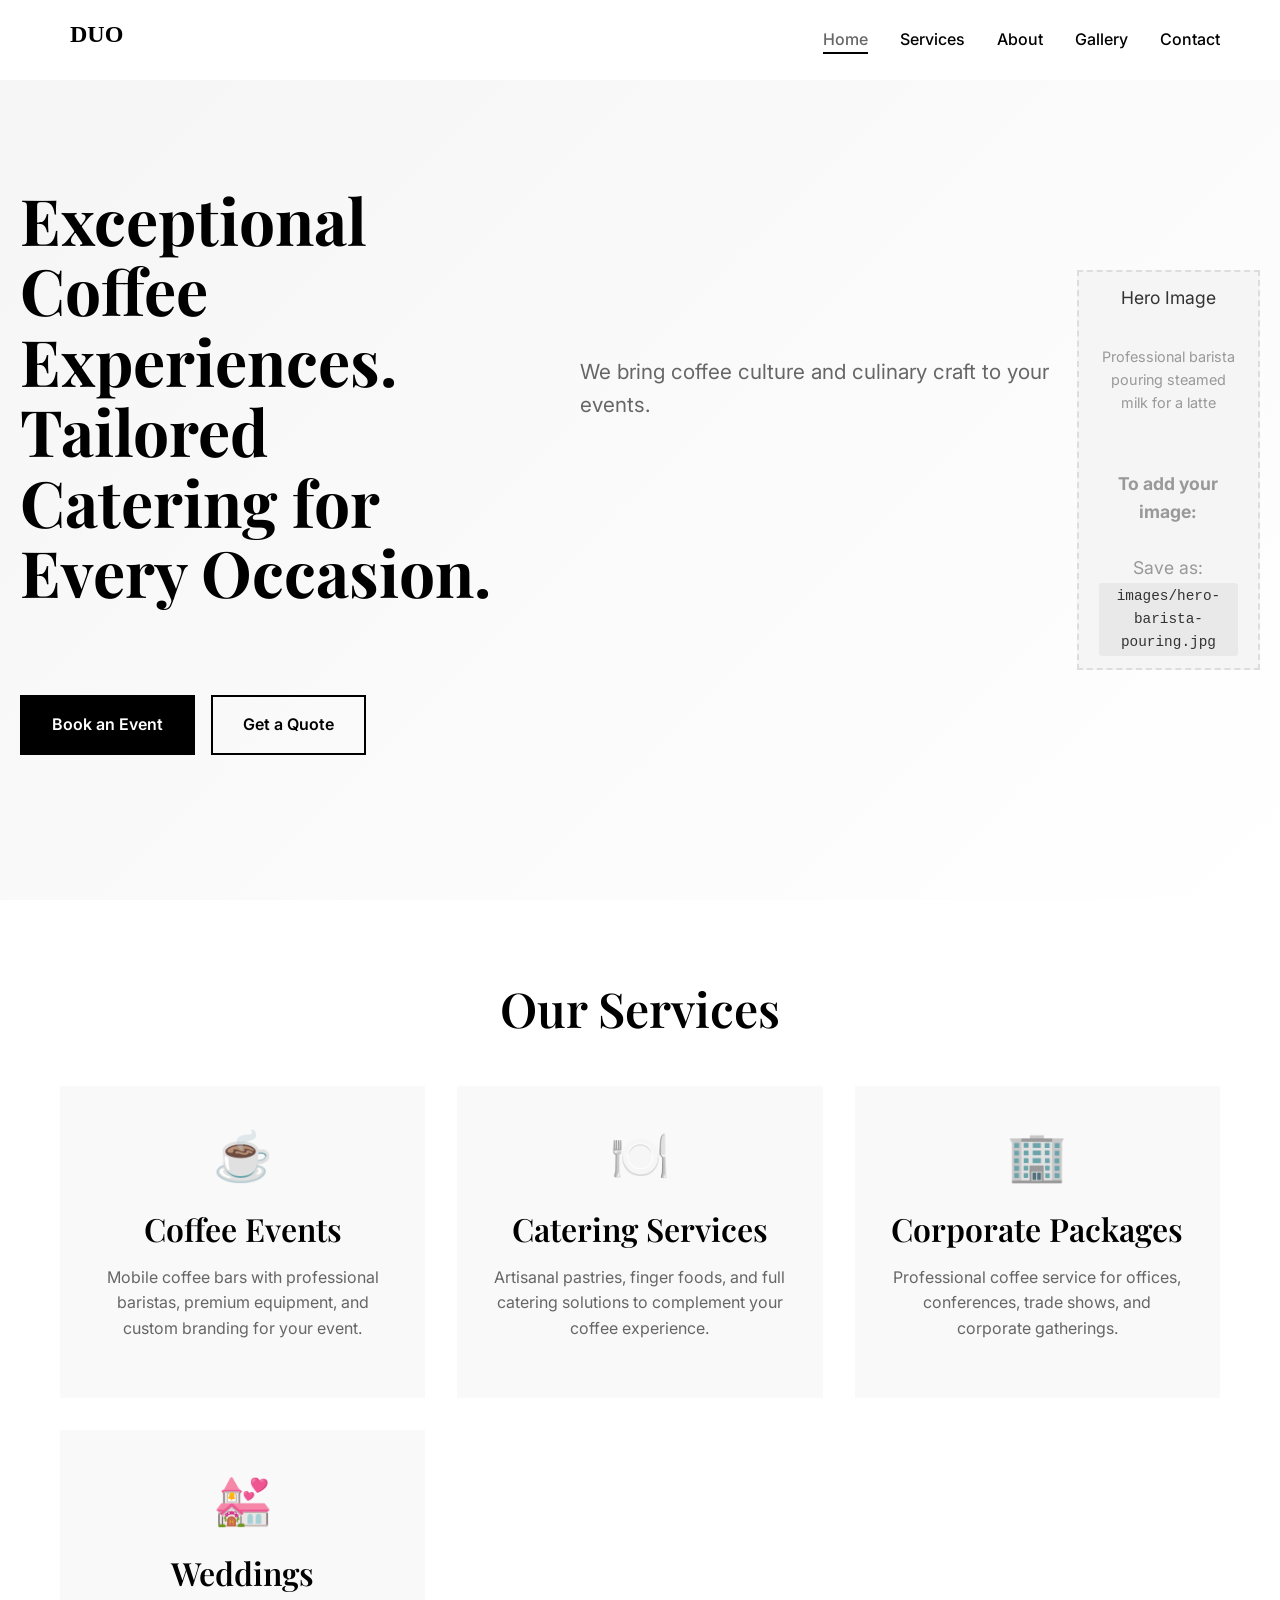
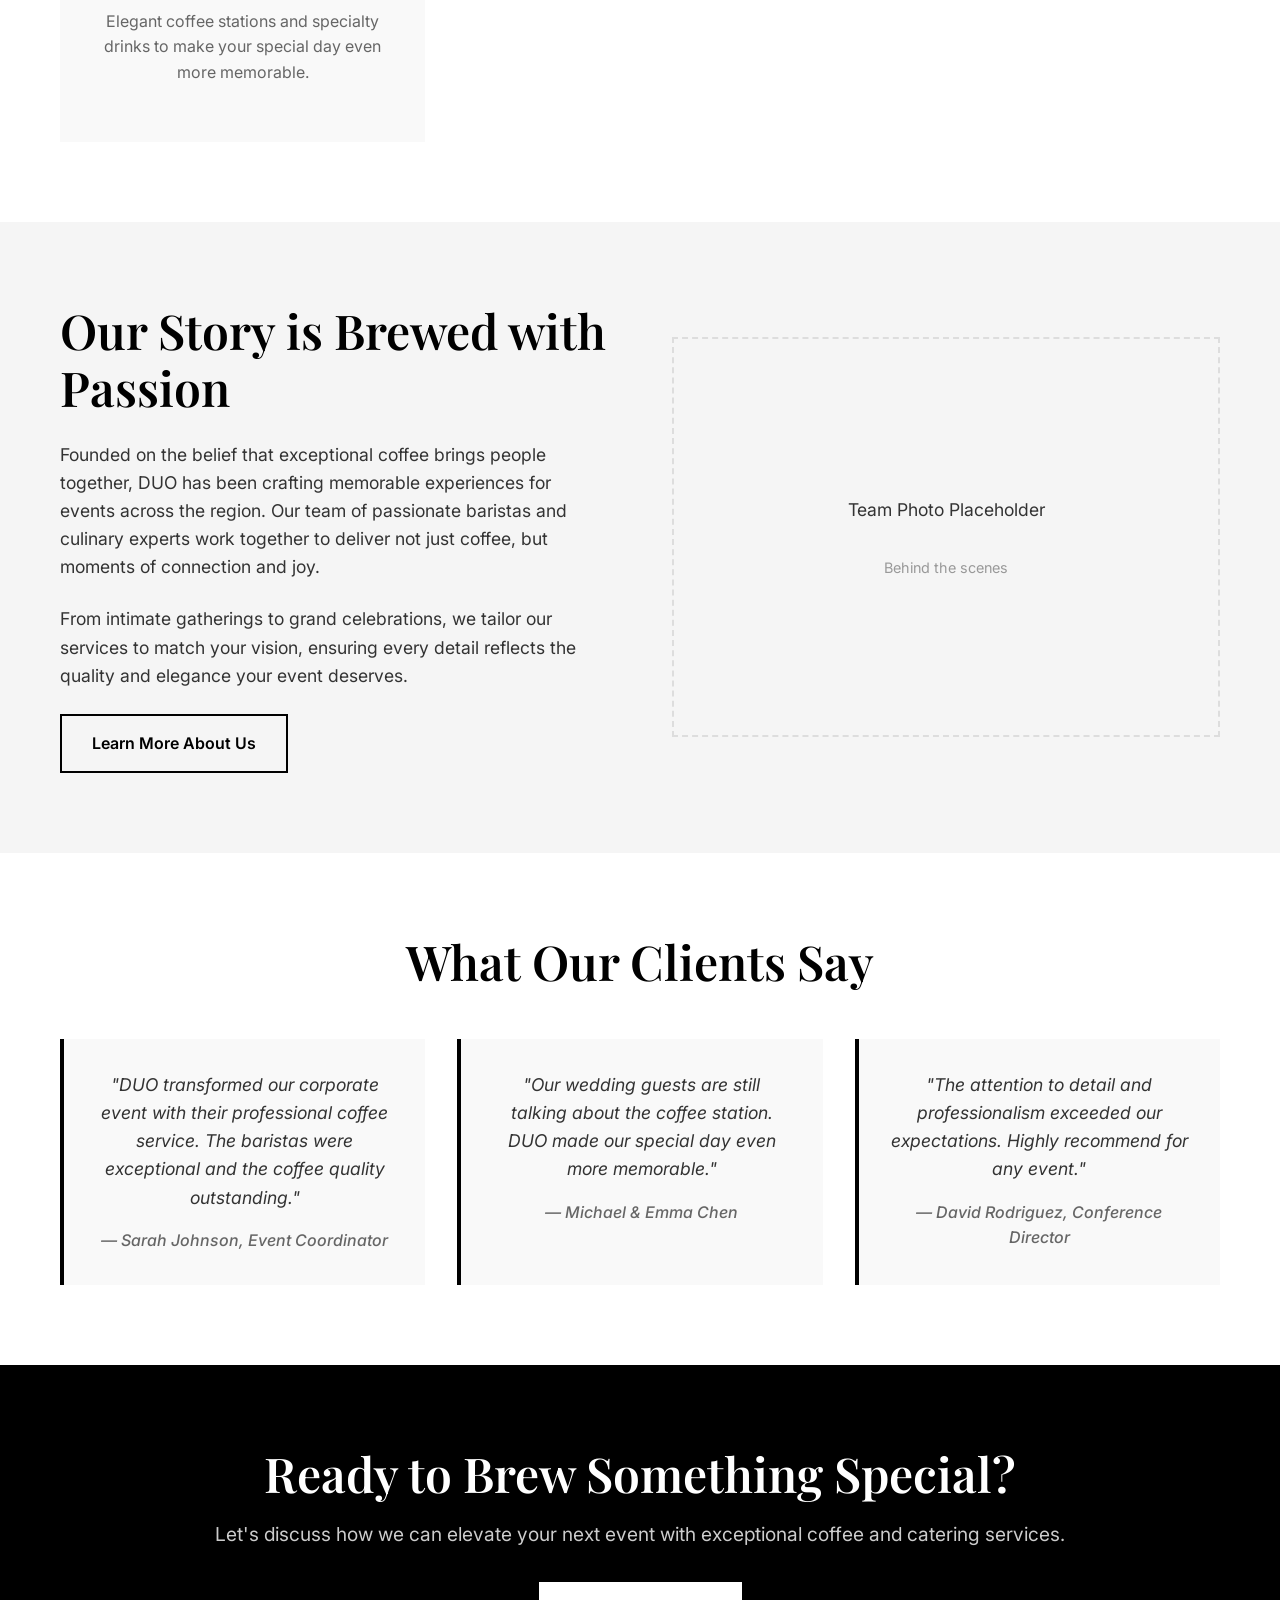
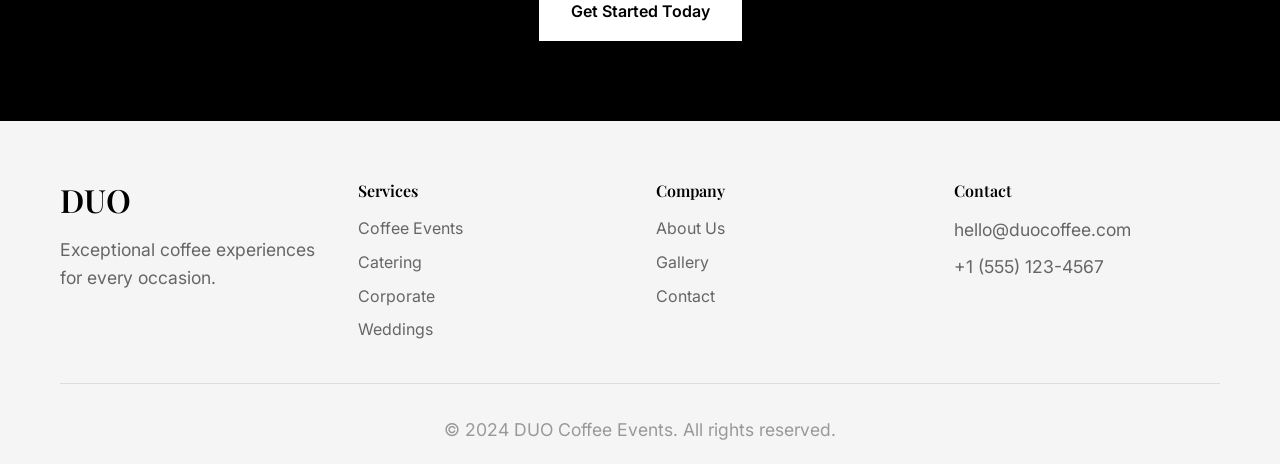
<file: index.html>
<!DOCTYPE html>
<html lang="en">
<head>
    <meta charset="UTF-8">
    <meta name="viewport" content="width=device-width, initial-scale=1.0">
    <title>DUO - Exceptional Coffee Experiences</title>
    <meta name="description" content="Professional coffee event company offering mobile coffee bars, catering services, and corporate events. Bringing coffee culture to your special occasions.">
    <link rel="preconnect" href="https://fonts.googleapis.com">
    <link rel="preconnect" href="https://fonts.gstatic.com" crossorigin>
    <link href="https://fonts.googleapis.com/css2?family=Inter:wght@300;400;500;600;700&family=Playfair+Display:wght@400;500;600;700&display=swap" rel="stylesheet">
    <link rel="stylesheet" href="styles.css">
</head>
<body>
    <!-- Header -->
    <header class="header">
        <nav class="nav">
            <div class="nav-container">
                <div class="logo">
                    <a href="index.html">
                        <img src="logo.svg" alt="DUO" class="logo-img">
                    </a>
                </div>
                <ul class="nav-menu">
                    <li><a href="index.html" class="nav-link active">Home</a></li>
                    <li><a href="services.html" class="nav-link">Services</a></li>
                    <li><a href="about.html" class="nav-link">About</a></li>
                    <li><a href="gallery.html" class="nav-link">Gallery</a></li>
                    <li><a href="contact.html" class="nav-link">Contact</a></li>
                </ul>
                <div class="hamburger">
                    <span></span>
                    <span></span>
                    <span></span>
                </div>
            </div>
        </nav>
    </header>

    <!-- Hero Section -->
    <section class="hero">
        <div class="hero-content">
            <h1 class="hero-title">Exceptional Coffee Experiences.<br>Tailored Catering for Every Occasion.</h1>
            <p class="hero-subtitle">We bring coffee culture and culinary craft to your events.</p>
            <div class="hero-cta">
                <a href="contact.html" class="btn btn-primary">Book an Event</a>
                <a href="services.html" class="btn btn-secondary">Get a Quote</a>
            </div>
        </div>
        <div class="hero-image">
            <div class="image-placeholder">
                <p>Hero Image</p>
                <small>Professional barista pouring steamed milk for a latte</small>
                <br><br>
                <strong>To add your image:</strong><br>
                Save as: <code>images/hero-barista-pouring.jpg</code>
            </div>
        </div>
    </section>

    <!-- Services Preview -->
    <section class="services-preview">
        <div class="container">
            <h2 class="section-title">Our Services</h2>
            <div class="services-grid">
                <div class="service-card">
                    <div class="service-icon">☕</div>
                    <h3>Coffee Events</h3>
                    <p>Mobile coffee bars with professional baristas, premium equipment, and custom branding for your event.</p>
                </div>
                <div class="service-card">
                    <div class="service-icon">🍽️</div>
                    <h3>Catering Services</h3>
                    <p>Artisanal pastries, finger foods, and full catering solutions to complement your coffee experience.</p>
                </div>
                <div class="service-card">
                    <div class="service-icon">🏢</div>
                    <h3>Corporate Packages</h3>
                    <p>Professional coffee service for offices, conferences, trade shows, and corporate gatherings.</p>
                </div>
                <div class="service-card">
                    <div class="service-icon">💒</div>
                    <h3>Weddings</h3>
                    <p>Elegant coffee stations and specialty drinks to make your special day even more memorable.</p>
                </div>
            </div>
        </div>
    </section>

    <!-- About Preview -->
    <section class="about-preview">
        <div class="container">
            <div class="about-content">
                <div class="about-text">
                    <h2>Our Story is Brewed with Passion</h2>
                    <p>Founded on the belief that exceptional coffee brings people together, DUO has been crafting memorable experiences for events across the region. Our team of passionate baristas and culinary experts work together to deliver not just coffee, but moments of connection and joy.</p>
                    <p>From intimate gatherings to grand celebrations, we tailor our services to match your vision, ensuring every detail reflects the quality and elegance your event deserves.</p>
                    <a href="about.html" class="btn btn-outline">Learn More About Us</a>
                </div>
                <div class="about-image">
                    <div class="image-placeholder">
                        <p>Team Photo Placeholder</p>
                        <small>Behind the scenes</small>
                    </div>
                </div>
            </div>
        </div>
    </section>

    <!-- Testimonials -->
    <section class="testimonials">
        <div class="container">
            <h2 class="section-title">What Our Clients Say</h2>
            <div class="testimonials-grid">
                <div class="testimonial">
                    <p>"DUO transformed our corporate event with their professional coffee service. The baristas were exceptional and the coffee quality outstanding."</p>
                    <cite>— Sarah Johnson, Event Coordinator</cite>
                </div>
                <div class="testimonial">
                    <p>"Our wedding guests are still talking about the coffee station. DUO made our special day even more memorable."</p>
                    <cite>— Michael & Emma Chen</cite>
                </div>
                <div class="testimonial">
                    <p>"The attention to detail and professionalism exceeded our expectations. Highly recommend for any event."</p>
                    <cite>— David Rodriguez, Conference Director</cite>
                </div>
            </div>
        </div>
    </section>

    <!-- CTA Section -->
    <section class="cta-section">
        <div class="container">
            <div class="cta-content">
                <h2>Ready to Brew Something Special?</h2>
                <p>Let's discuss how we can elevate your next event with exceptional coffee and catering services.</p>
                <a href="contact.html" class="btn btn-primary">Get Started Today</a>
            </div>
        </div>
    </section>

    <!-- Footer -->
    <footer class="footer">
        <div class="container">
            <div class="footer-content">
                <div class="footer-section">
                    <h3>DUO</h3>
                    <p>Exceptional coffee experiences for every occasion.</p>
                </div>
                <div class="footer-section">
                    <h4>Services</h4>
                    <ul>
                        <li><a href="services.html">Coffee Events</a></li>
                        <li><a href="services.html">Catering</a></li>
                        <li><a href="services.html">Corporate</a></li>
                        <li><a href="services.html">Weddings</a></li>
                    </ul>
                </div>
                <div class="footer-section">
                    <h4>Company</h4>
                    <ul>
                        <li><a href="about.html">About Us</a></li>
                        <li><a href="gallery.html">Gallery</a></li>
                        <li><a href="contact.html">Contact</a></li>
                    </ul>
                </div>
                <div class="footer-section">
                    <h4>Contact</h4>
                    <p>hello@duocoffee.com</p>
                    <p>+1 (555) 123-4567</p>
                </div>
            </div>
            <div class="footer-bottom">
                <p>&copy; 2024 DUO Coffee Events. All rights reserved.</p>
            </div>
        </div>
    </footer>

    <script src="script.js"></script>
</body>
</html>
</file>
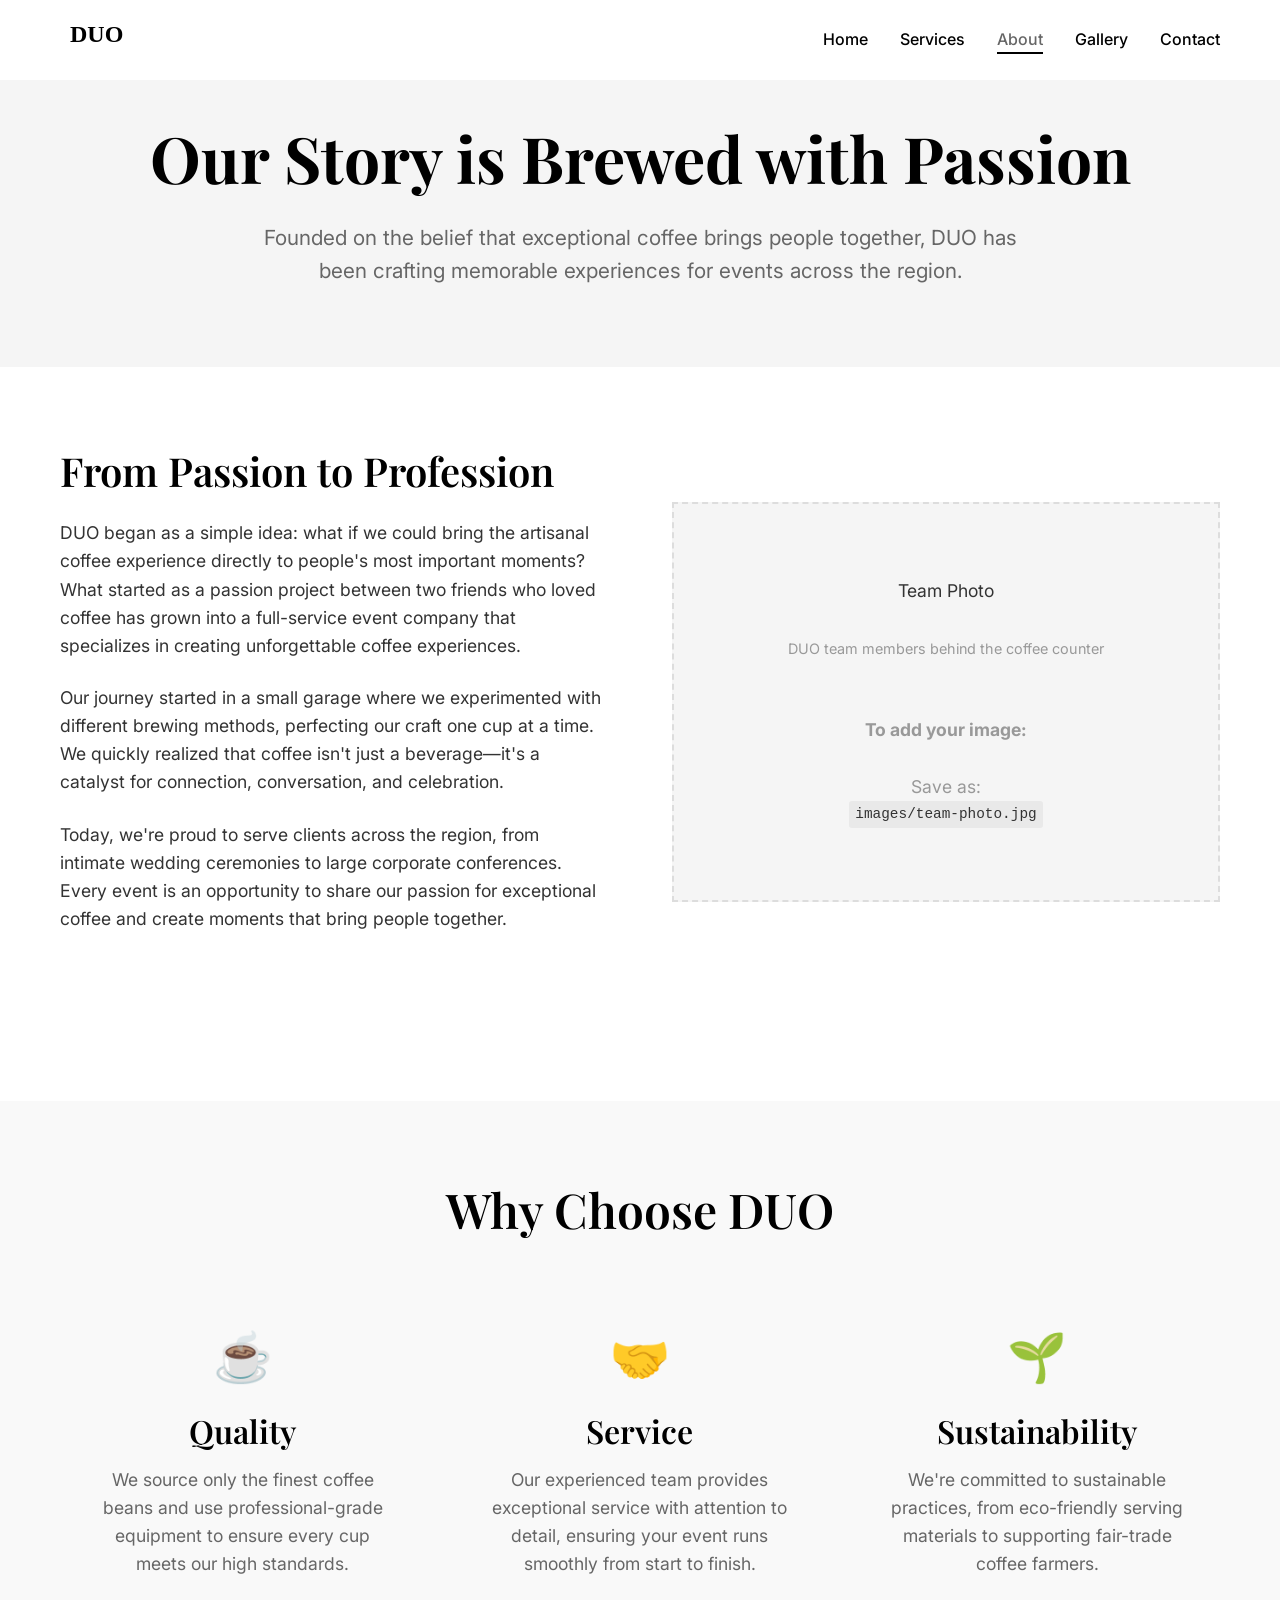
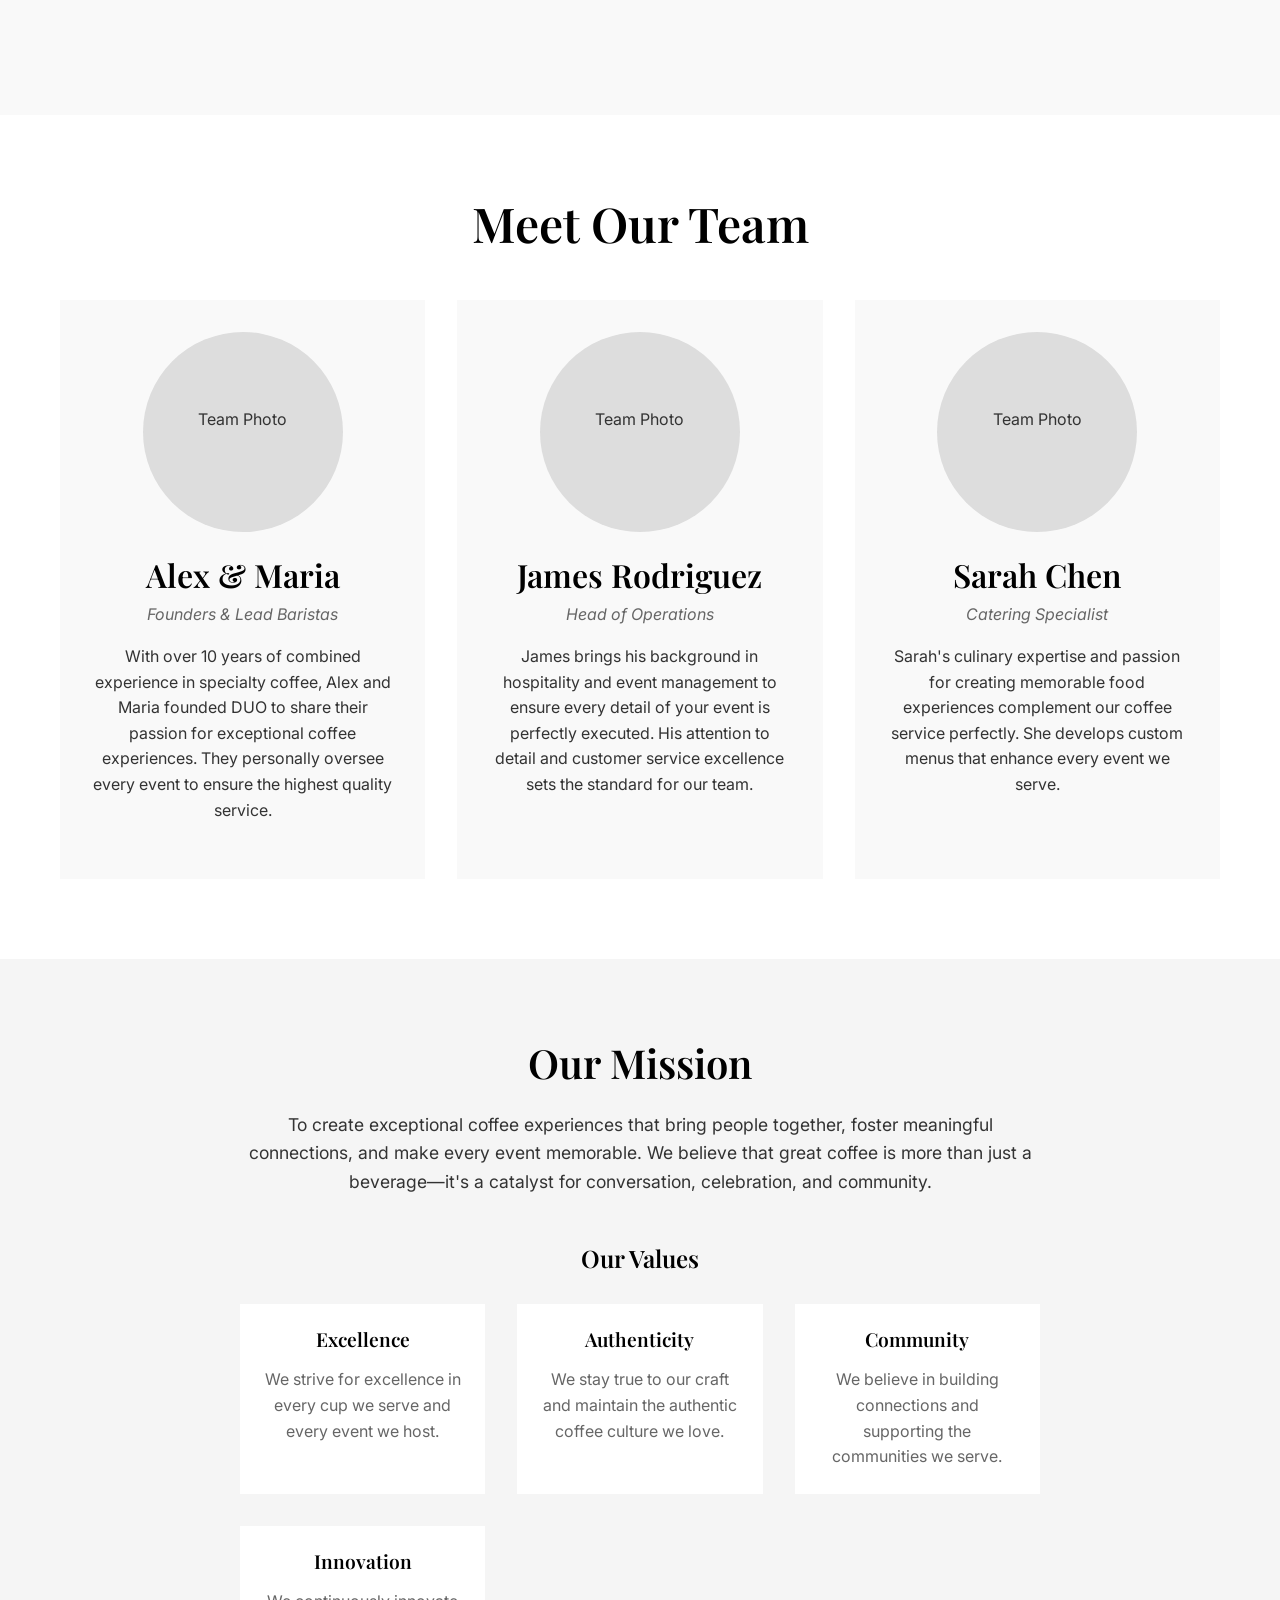
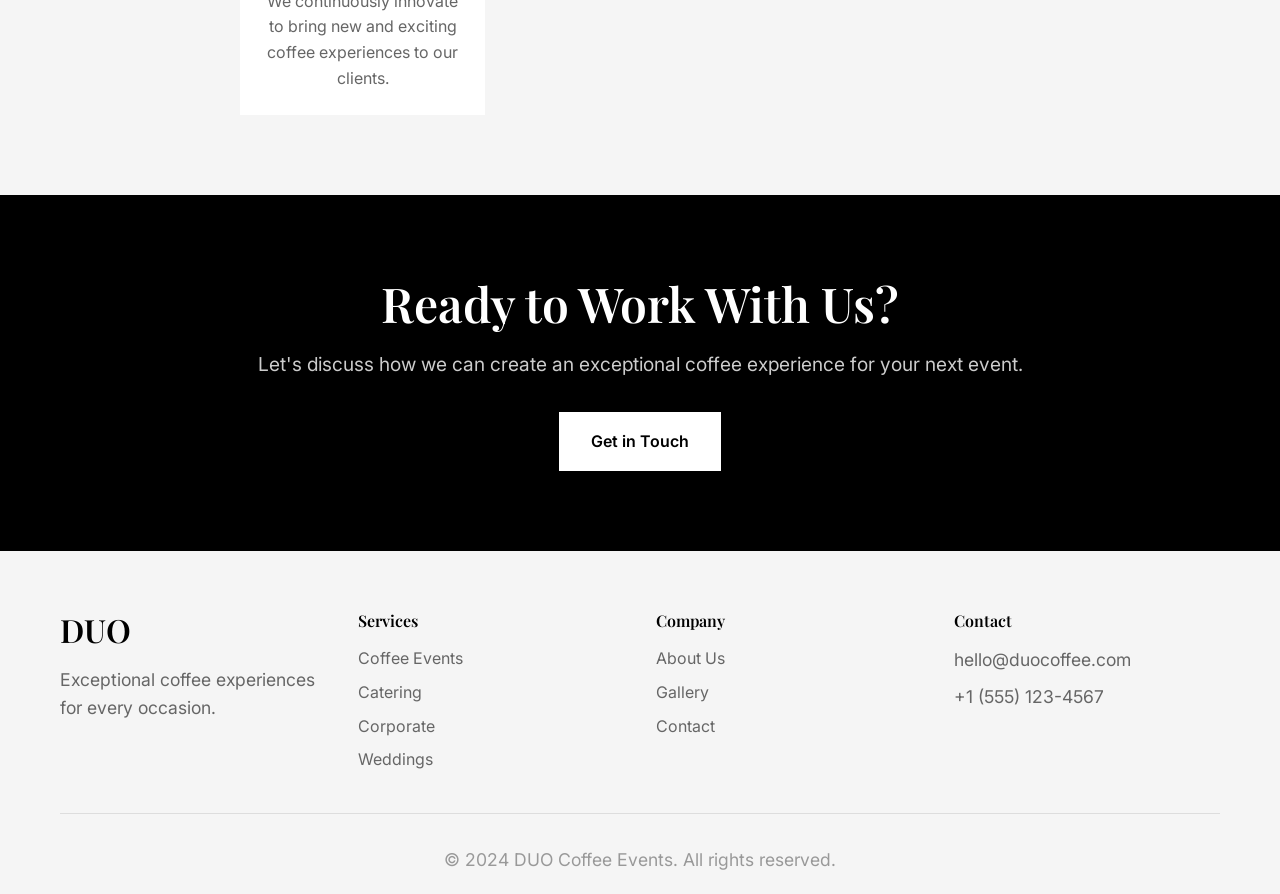
<file: about.html>
<!DOCTYPE html>
<html lang="en">
<head>
    <meta charset="UTF-8">
    <meta name="viewport" content="width=device-width, initial-scale=1.0">
    <title>About Us - DUO Coffee Events</title>
    <meta name="description" content="Learn about DUO's story, mission, and passionate team. Discover how we bring exceptional coffee experiences to events across the region.">
    <link rel="preconnect" href="https://fonts.googleapis.com">
    <link rel="preconnect" href="https://fonts.gstatic.com" crossorigin>
    <link href="https://fonts.googleapis.com/css2?family=Inter:wght@300;400;500;600;700&family=Playfair+Display:wght@400;500;600;700&display=swap" rel="stylesheet">
    <link rel="stylesheet" href="styles.css">
</head>
<body>
    <!-- Header -->
    <header class="header">
        <nav class="nav">
            <div class="nav-container">
                <div class="logo">
                    <a href="index.html">
                        <img src="logo.svg" alt="DUO" class="logo-img">
                    </a>
                </div>
                <ul class="nav-menu">
                    <li><a href="index.html" class="nav-link">Home</a></li>
                    <li><a href="services.html" class="nav-link">Services</a></li>
                    <li><a href="about.html" class="nav-link active">About</a></li>
                    <li><a href="gallery.html" class="nav-link">Gallery</a></li>
                    <li><a href="contact.html" class="nav-link">Contact</a></li>
                </ul>
                <div class="hamburger">
                    <span></span>
                    <span></span>
                    <span></span>
                </div>
            </div>
        </nav>
    </header>

    <!-- About Hero -->
    <section class="about-hero">
        <div class="container">
            <h1>Our Story is Brewed with Passion</h1>
            <p>Founded on the belief that exceptional coffee brings people together, DUO has been crafting memorable experiences for events across the region.</p>
        </div>
    </section>

    <!-- Story Section -->
    <section class="story-section">
        <div class="container">
            <div class="story-content">
                <div class="story-text">
                    <h2>From Passion to Profession</h2>
                    <p>DUO began as a simple idea: what if we could bring the artisanal coffee experience directly to people's most important moments? What started as a passion project between two friends who loved coffee has grown into a full-service event company that specializes in creating unforgettable coffee experiences.</p>
                    
                    <p>Our journey started in a small garage where we experimented with different brewing methods, perfecting our craft one cup at a time. We quickly realized that coffee isn't just a beverage—it's a catalyst for connection, conversation, and celebration.</p>
                    
                    <p>Today, we're proud to serve clients across the region, from intimate wedding ceremonies to large corporate conferences. Every event is an opportunity to share our passion for exceptional coffee and create moments that bring people together.</p>
                </div>
                <div class="story-image">
                    <div class="image-placeholder">
                        <p>Team Photo</p>
                        <small>DUO team members behind the coffee counter</small>
                        <br><br>
                        <strong>To add your image:</strong><br>
                        Save as: <code>images/team-photo.jpg</code>
                    </div>
                </div>
            </div>
        </div>
    </section>

    <!-- Why Choose Us -->
    <section class="why-choose">
        <div class="container">
            <h2 class="section-title">Why Choose DUO</h2>
            <div class="why-grid">
                <div class="why-card">
                    <div class="why-icon">☕</div>
                    <h3>Quality</h3>
                    <p>We source only the finest coffee beans and use professional-grade equipment to ensure every cup meets our high standards.</p>
                </div>
                <div class="why-card">
                    <div class="why-icon">🤝</div>
                    <h3>Service</h3>
                    <p>Our experienced team provides exceptional service with attention to detail, ensuring your event runs smoothly from start to finish.</p>
                </div>
                <div class="why-card">
                    <div class="why-icon">🌱</div>
                    <h3>Sustainability</h3>
                    <p>We're committed to sustainable practices, from eco-friendly serving materials to supporting fair-trade coffee farmers.</p>
                </div>
            </div>
        </div>
    </section>

    <!-- Team Section -->
    <section class="team-section">
        <div class="container">
            <h2 class="section-title">Meet Our Team</h2>
            <div class="team-grid">
                <div class="team-member">
                    <div class="team-photo">
                        <p>Team Photo</p>
                    </div>
                    <h3>Alex & Maria</h3>
                    <div class="role">Founders & Lead Baristas</div>
                    <p>With over 10 years of combined experience in specialty coffee, Alex and Maria founded DUO to share their passion for exceptional coffee experiences. They personally oversee every event to ensure the highest quality service.</p>
                </div>
                <div class="team-member">
                    <div class="team-photo">
                        <p>Team Photo</p>
                    </div>
                    <h3>James Rodriguez</h3>
                    <div class="role">Head of Operations</div>
                    <p>James brings his background in hospitality and event management to ensure every detail of your event is perfectly executed. His attention to detail and customer service excellence sets the standard for our team.</p>
                </div>
                <div class="team-member">
                    <div class="team-photo">
                        <p>Team Photo</p>
                    </div>
                    <h3>Sarah Chen</h3>
                    <div class="role">Catering Specialist</div>
                    <p>Sarah's culinary expertise and passion for creating memorable food experiences complement our coffee service perfectly. She develops custom menus that enhance every event we serve.</p>
                </div>
            </div>
        </div>
    </section>

    <!-- Mission Statement -->
    <section class="mission-section">
        <div class="container">
            <div class="mission-content">
                <h2>Our Mission</h2>
                <p>To create exceptional coffee experiences that bring people together, foster meaningful connections, and make every event memorable. We believe that great coffee is more than just a beverage—it's a catalyst for conversation, celebration, and community.</p>
                
                <h3>Our Values</h3>
                <div class="values-grid">
                    <div class="value-item">
                        <h4>Excellence</h4>
                        <p>We strive for excellence in every cup we serve and every event we host.</p>
                    </div>
                    <div class="value-item">
                        <h4>Authenticity</h4>
                        <p>We stay true to our craft and maintain the authentic coffee culture we love.</p>
                    </div>
                    <div class="value-item">
                        <h4>Community</h4>
                        <p>We believe in building connections and supporting the communities we serve.</p>
                    </div>
                    <div class="value-item">
                        <h4>Innovation</h4>
                        <p>We continuously innovate to bring new and exciting coffee experiences to our clients.</p>
                    </div>
                </div>
            </div>
        </div>
    </section>

    <!-- CTA Section -->
    <section class="cta-section">
        <div class="container">
            <div class="cta-content">
                <h2>Ready to Work With Us?</h2>
                <p>Let's discuss how we can create an exceptional coffee experience for your next event.</p>
                <a href="contact.html" class="btn btn-primary">Get in Touch</a>
            </div>
        </div>
    </section>

    <!-- Footer -->
    <footer class="footer">
        <div class="container">
            <div class="footer-content">
                <div class="footer-section">
                    <h3>DUO</h3>
                    <p>Exceptional coffee experiences for every occasion.</p>
                </div>
                <div class="footer-section">
                    <h4>Services</h4>
                    <ul>
                        <li><a href="services.html">Coffee Events</a></li>
                        <li><a href="services.html">Catering</a></li>
                        <li><a href="services.html">Corporate</a></li>
                        <li><a href="services.html">Weddings</a></li>
                    </ul>
                </div>
                <div class="footer-section">
                    <h4>Company</h4>
                    <ul>
                        <li><a href="about.html">About Us</a></li>
                        <li><a href="gallery.html">Gallery</a></li>
                        <li><a href="contact.html">Contact</a></li>
                    </ul>
                </div>
                <div class="footer-section">
                    <h4>Contact</h4>
                    <p>hello@duocoffee.com</p>
                    <p>+1 (555) 123-4567</p>
                </div>
            </div>
            <div class="footer-bottom">
                <p>&copy; 2024 DUO Coffee Events. All rights reserved.</p>
            </div>
        </div>
    </footer>

    <script src="script.js"></script>
</body>
</html>
</file>
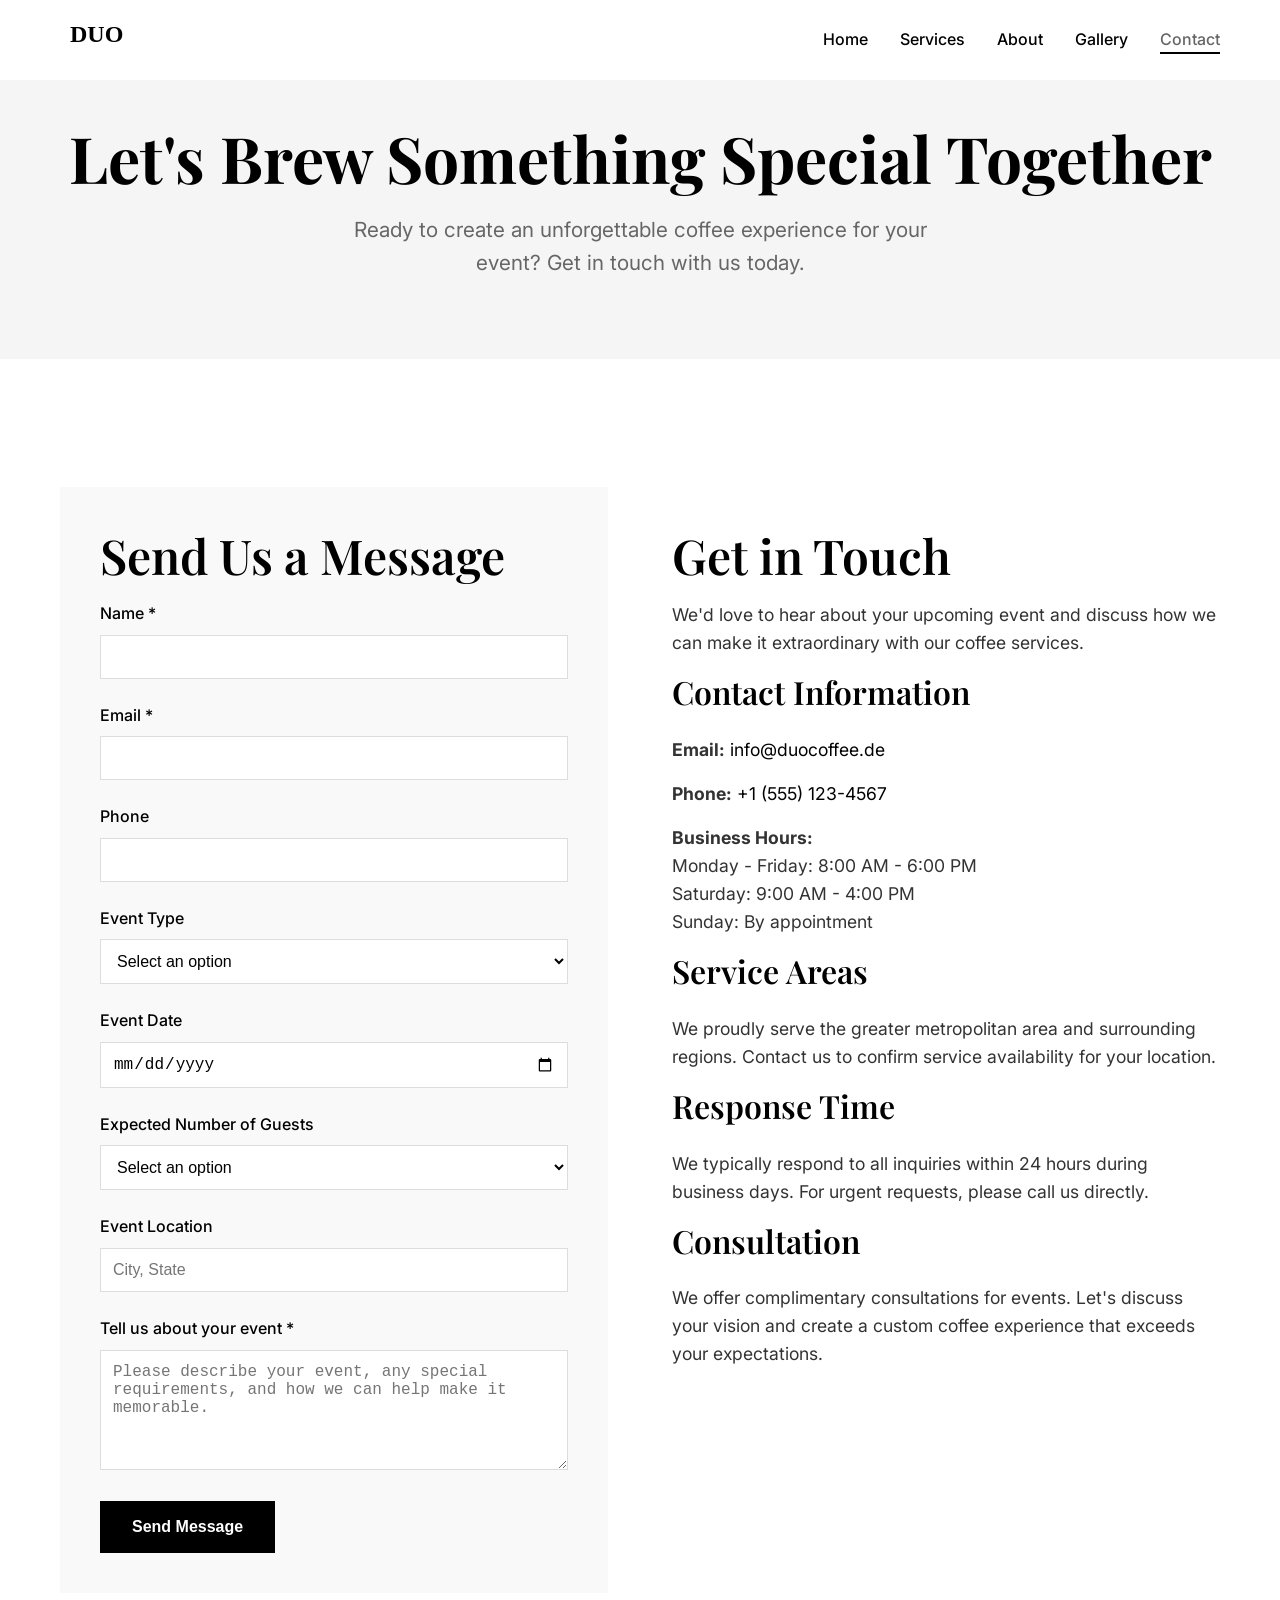
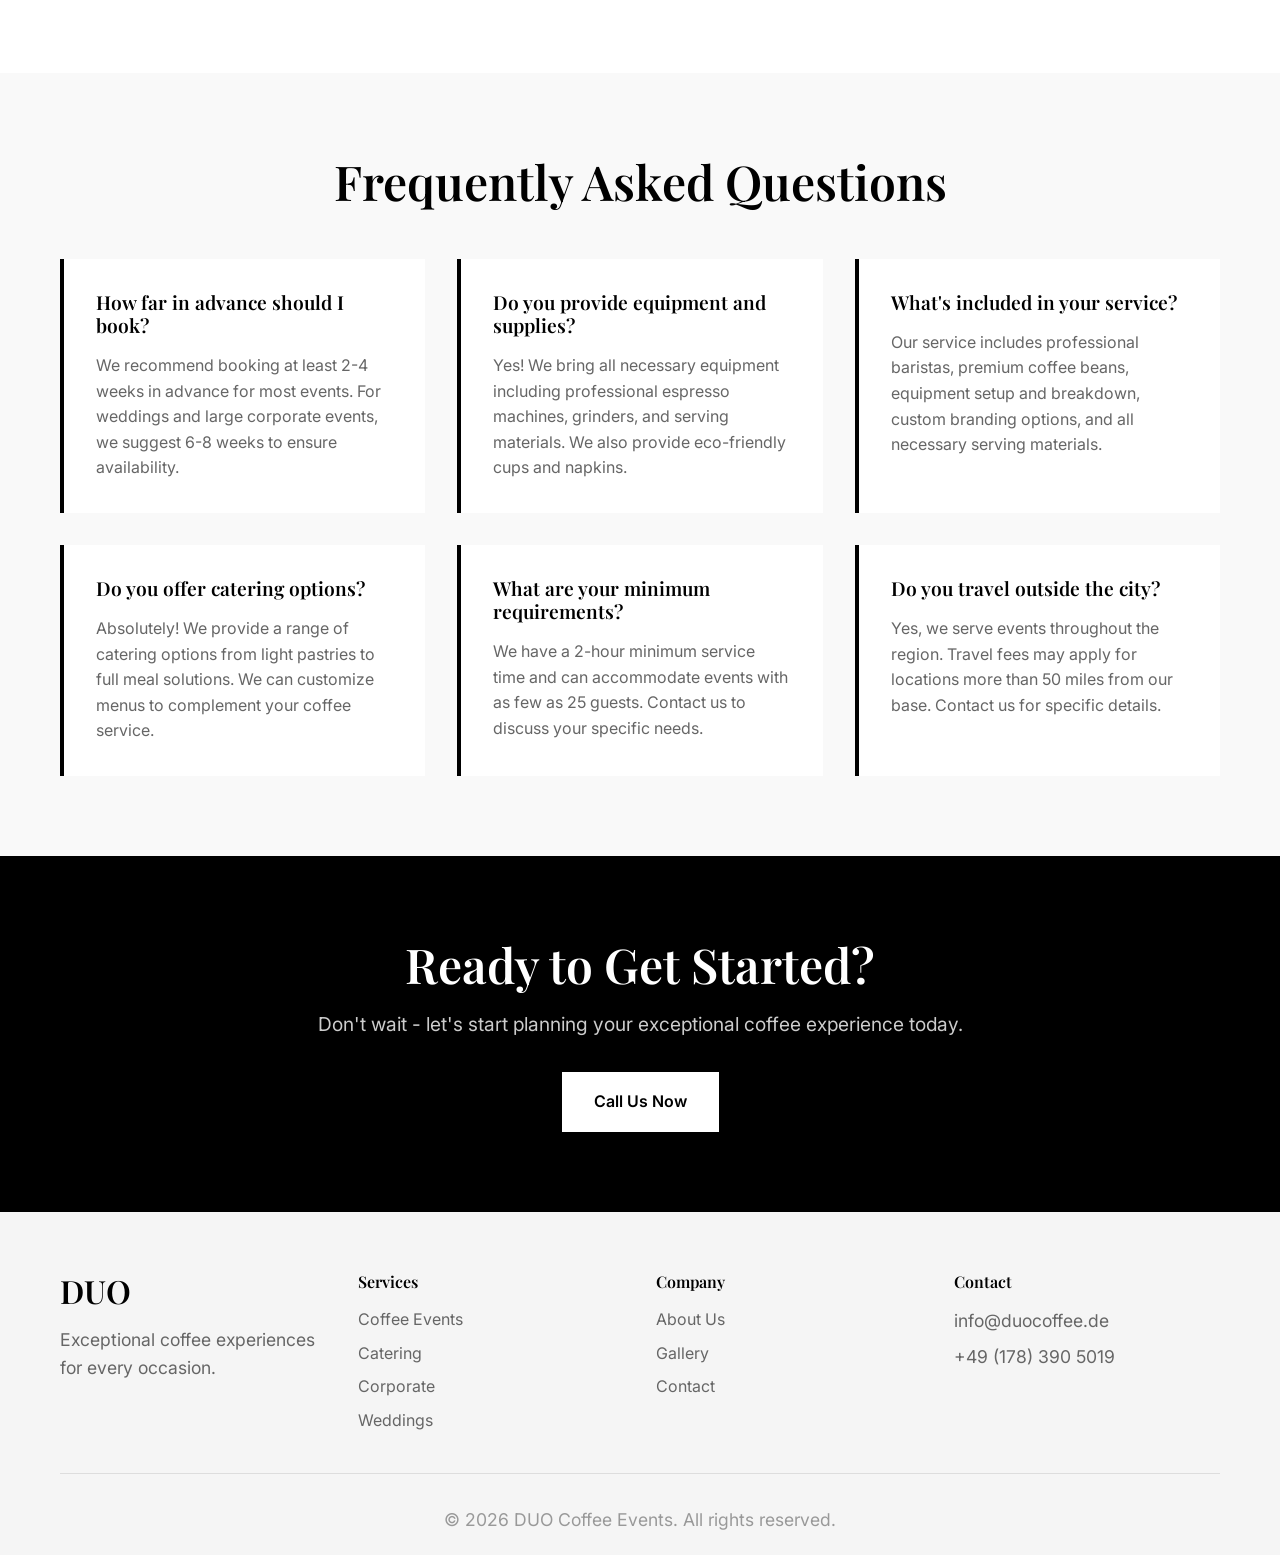
<file: contact.html>
<!DOCTYPE html>
<html lang="en">
<head>
    <meta charset="UTF-8">
    <meta name="viewport" content="width=device-width, initial-scale=1.0">
    <title>Contact Us - DUO Coffee Events</title>
    <meta name="description" content="Get in touch with DUO for your next coffee event. Contact us for quotes, consultations, and to discuss your event needs.">
    <link rel="preconnect" href="https://fonts.googleapis.com">
    <link rel="preconnect" href="https://fonts.gstatic.com" crossorigin>
    <link href="https://fonts.googleapis.com/css2?family=Inter:wght@300;400;500;600;700&family=Playfair+Display:wght@400;500;600;700&display=swap" rel="stylesheet">
    <link rel="stylesheet" href="styles.css">
</head>
<body>
    <!-- Header -->
    <header class="header">
        <nav class="nav">
            <div class="nav-container">
                <div class="logo">
                    <a href="index.html">
                        <img src="logo.svg" alt="DUO" class="logo-img">
                    </a>
                </div>
                <ul class="nav-menu">
                    <li><a href="index.html" class="nav-link">Home</a></li>
                    <li><a href="services.html" class="nav-link">Services</a></li>
                    <li><a href="about.html" class="nav-link">About</a></li>
                    <li><a href="gallery.html" class="nav-link">Gallery</a></li>
                    <li><a href="contact.html" class="nav-link active">Contact</a></li>
                </ul>
                <div class="hamburger">
                    <span></span>
                    <span></span>
                    <span></span>
                </div>
            </div>
        </nav>
    </header>

    <!-- Contact Hero -->
    <section class="contact-hero">
        <div class="container">
            <h1>Let's Brew Something Special Together</h1>
            <p>Ready to create an unforgettable coffee experience for your event? Get in touch with us today.</p>
        </div>
    </section>

    <!-- Contact Content -->
    <section class="contact-content">
        <div class="container">
            <div class="contact-grid">
                <div class="contact-form">
                    <h2>Send Us a Message</h2>
                    <form id="contact-form" action="#" method="POST">
                        <div class="form-group">
                            <label for="name">Name *</label>
                            <input type="text" id="name" name="name" required>
                        </div>
                        
                        <div class="form-group">
                            <label for="email">Email *</label>
                            <input type="email" id="email" name="email" required>
                        </div>
                        
                        <div class="form-group">
                            <label for="phone">Phone</label>
                            <input type="tel" id="phone" name="phone">
                        </div>
                        
                        <div class="form-group">
                            <label for="event-type">Event Type</label>
                            <select id="event-type" name="event-type">
                                <option value="">Select an option</option>
                                <option value="corporate">Corporate Event</option>
                                <option value="wedding">Wedding</option>
                                <option value="private-party">Private Party</option>
                                <option value="festival">Festival/Outdoor</option>
                                <option value="other">Other</option>
                            </select>
                        </div>
                        
                        <div class="form-group">
                            <label for="event-date">Event Date</label>
                            <input type="date" id="event-date" name="event-date">
                        </div>
                        
                        <div class="form-group">
                            <label for="guests">Expected Number of Guests</label>
                            <select id="guests" name="guests">
                                <option value="">Select an option</option>
                                <option value="1-25">1-25</option>
                                <option value="26-50">26-50</option>
                                <option value="51-100">51-100</option>
                                <option value="101-200">101-200</option>
                                <option value="200+">200+</option>
                            </select>
                        </div>
                        
                        <div class="form-group">
                            <label for="location">Event Location</label>
                            <input type="text" id="location" name="location" placeholder="City, State">
                        </div>
                        
                        <div class="form-group">
                            <label for="message">Tell us about your event *</label>
                            <textarea id="message" name="message" placeholder="Please describe your event, any special requirements, and how we can help make it memorable." required></textarea>
                        </div>
                        
                        <button type="submit" class="btn btn-primary">Send Message</button>
                    </form>
                </div>
                
                <div class="contact-info">
                    <h2>Get in Touch</h2>
                    <p>We'd love to hear about your upcoming event and discuss how we can make it extraordinary with our coffee services.</p>
                    
                    <h3>Contact Information</h3>
                    <p><strong>Email:</strong> <a href="mailto:info@duocoffee.de">info@duocoffee.de</a></p>
                    <p><strong>Phone:</strong> <a href="tel:+15551234567">+1 (555) 123-4567</a></p>
                    <p><strong>Business Hours:</strong><br>
                    Monday - Friday: 8:00 AM - 6:00 PM<br>
                    Saturday: 9:00 AM - 4:00 PM<br>
                    Sunday: By appointment</p>
                    
                    <h3>Service Areas</h3>
                    <p>We proudly serve the greater metropolitan area and surrounding regions. Contact us to confirm service availability for your location.</p>
                    
                    <h3>Response Time</h3>
                    <p>We typically respond to all inquiries within 24 hours during business days. For urgent requests, please call us directly.</p>
                    
                    <h3>Consultation</h3>
                    <p>We offer complimentary consultations for events. Let's discuss your vision and create a custom coffee experience that exceeds your expectations.</p>
                </div>
            </div>
        </div>
    </section>

    <!-- FAQ Section -->
    <section class="faq-section">
        <div class="container">
            <h2 class="section-title">Frequently Asked Questions</h2>
            <div class="faq-grid">
                <div class="faq-item">
                    <h3>How far in advance should I book?</h3>
                    <p>We recommend booking at least 2-4 weeks in advance for most events. For weddings and large corporate events, we suggest 6-8 weeks to ensure availability.</p>
                </div>
                <div class="faq-item">
                    <h3>Do you provide equipment and supplies?</h3>
                    <p>Yes! We bring all necessary equipment including professional espresso machines, grinders, and serving materials. We also provide eco-friendly cups and napkins.</p>
                </div>
                <div class="faq-item">
                    <h3>What's included in your service?</h3>
                    <p>Our service includes professional baristas, premium coffee beans, equipment setup and breakdown, custom branding options, and all necessary serving materials.</p>
                </div>
                <div class="faq-item">
                    <h3>Do you offer catering options?</h3>
                    <p>Absolutely! We provide a range of catering options from light pastries to full meal solutions. We can customize menus to complement your coffee service.</p>
                </div>
                <div class="faq-item">
                    <h3>What are your minimum requirements?</h3>
                    <p>We have a 2-hour minimum service time and can accommodate events with as few as 25 guests. Contact us to discuss your specific needs.</p>
                </div>
                <div class="faq-item">
                    <h3>Do you travel outside the city?</h3>
                    <p>Yes, we serve events throughout the region. Travel fees may apply for locations more than 50 miles from our base. Contact us for specific details.</p>
                </div>
            </div>
        </div>
    </section>

    <!-- CTA Section -->
    <section class="cta-section">
        <div class="container">
            <div class="cta-content">
                <h2>Ready to Get Started?</h2>
                <p>Don't wait - let's start planning your exceptional coffee experience today.</p>
                <a href="tel:+15551234567" class="btn btn-primary">Call Us Now</a>
            </div>
        </div>
    </section>

    <!-- Footer -->
    <footer class="footer">
        <div class="container">
            <div class="footer-content">
                <div class="footer-section">
                    <h3>DUO</h3>
                    <p>Exceptional coffee experiences for every occasion.</p>
                </div>
                <div class="footer-section">
                    <h4>Services</h4>
                    <ul>
                        <li><a href="services.html">Coffee Events</a></li>
                        <li><a href="services.html">Catering</a></li>
                        <li><a href="services.html">Corporate</a></li>
                        <li><a href="services.html">Weddings</a></li>
                    </ul>
                </div>
                <div class="footer-section">
                    <h4>Company</h4>
                    <ul>
                        <li><a href="about.html">About Us</a></li>
                        <li><a href="gallery.html">Gallery</a></li>
                        <li><a href="contact.html">Contact</a></li>
                    </ul>
                </div>
                <div class="footer-section">
                    <h4>Contact</h4>
                    <p>info@duocoffee.de</p>
                    <p>+49 (178) 390 5019</p>
                </div>
            </div>
            <div class="footer-bottom">
                <p>&copy; 2026 DUO Coffee Events. All rights reserved.</p>
            </div>
        </div>
    </footer>

    <script src="script.js"></script>
</body>
</html>
</file>
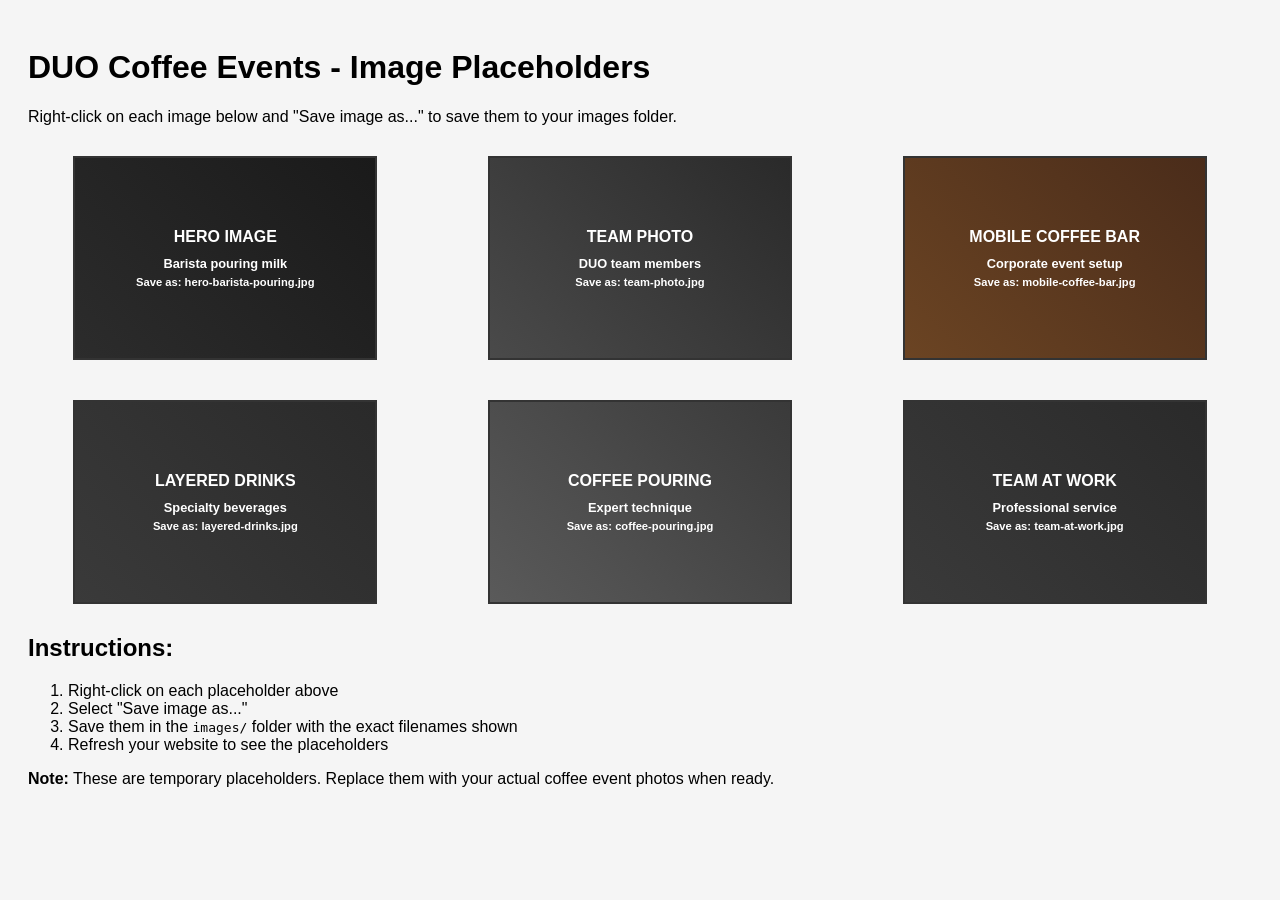
<file: create_placeholders.html>
<!DOCTYPE html>
<html>
<head>
    <title>Create Image Placeholders</title>
    <style>
        body { font-family: Arial, sans-serif; padding: 20px; background: #f5f5f5; }
        .placeholder-container { 
            display: grid; 
            grid-template-columns: repeat(auto-fit, minmax(300px, 1fr)); 
            gap: 20px; 
            margin: 20px 0;
        }
        .placeholder { 
            width: 300px; 
            height: 200px; 
            border: 2px solid #333;
            display: flex; 
            flex-direction: column;
            align-items: center; 
            justify-content: center; 
            color: white;
            font-weight: bold;
            text-align: center;
            margin: 10px auto;
        }
        .hero { background: linear-gradient(45deg, #2c2c2c, #1a1a1a); }
        .team { background: linear-gradient(45deg, #4a4a4a, #2a2a2a); }
        .coffee { background: linear-gradient(45deg, #6b4423, #4a2c1a); }
        .service { background: linear-gradient(45deg, #3a3a3a, #2a2a2a); }
        .gallery { background: linear-gradient(45deg, #5a5a5a, #3a3a3a); }
        
        .download-btn {
            background: #000;
            color: white;
            padding: 10px 20px;
            border: none;
            cursor: pointer;
            margin: 5px;
            text-decoration: none;
            display: inline-block;
        }
        .download-btn:hover { background: #333; }
    </style>
</head>
<body>
    <h1>DUO Coffee Events - Image Placeholders</h1>
    <p>Right-click on each image below and "Save image as..." to save them to your images folder.</p>
    
    <div class="placeholder-container">
        <div class="placeholder hero">
            <div>HERO IMAGE</div>
            <div style="font-size: 0.8em; margin-top: 10px;">Barista pouring milk</div>
            <div style="font-size: 0.7em; margin-top: 5px;">Save as: hero-barista-pouring.jpg</div>
        </div>
        
        <div class="placeholder team">
            <div>TEAM PHOTO</div>
            <div style="font-size: 0.8em; margin-top: 10px;">DUO team members</div>
            <div style="font-size: 0.7em; margin-top: 5px;">Save as: team-photo.jpg</div>
        </div>
        
        <div class="placeholder coffee">
            <div>MOBILE COFFEE BAR</div>
            <div style="font-size: 0.8em; margin-top: 10px;">Corporate event setup</div>
            <div style="font-size: 0.7em; margin-top: 5px;">Save as: mobile-coffee-bar.jpg</div>
        </div>
        
        <div class="placeholder service">
            <div>LAYERED DRINKS</div>
            <div style="font-size: 0.8em; margin-top: 10px;">Specialty beverages</div>
            <div style="font-size: 0.7em; margin-top: 5px;">Save as: layered-drinks.jpg</div>
        </div>
        
        <div class="placeholder gallery">
            <div>COFFEE POURING</div>
            <div style="font-size: 0.8em; margin-top: 10px;">Expert technique</div>
            <div style="font-size: 0.7em; margin-top: 5px;">Save as: coffee-pouring.jpg</div>
        </div>
        
        <div class="placeholder service">
            <div>TEAM AT WORK</div>
            <div style="font-size: 0.8em; margin-top: 10px;">Professional service</div>
            <div style="font-size: 0.7em; margin-top: 5px;">Save as: team-at-work.jpg</div>
        </div>
    </div>
    
    <h2>Instructions:</h2>
    <ol>
        <li>Right-click on each placeholder above</li>
        <li>Select "Save image as..."</li>
        <li>Save them in the <code>images/</code> folder with the exact filenames shown</li>
        <li>Refresh your website to see the placeholders</li>
    </ol>
    
    <p><strong>Note:</strong> These are temporary placeholders. Replace them with your actual coffee event photos when ready.</p>
</body>
</html>
</file>
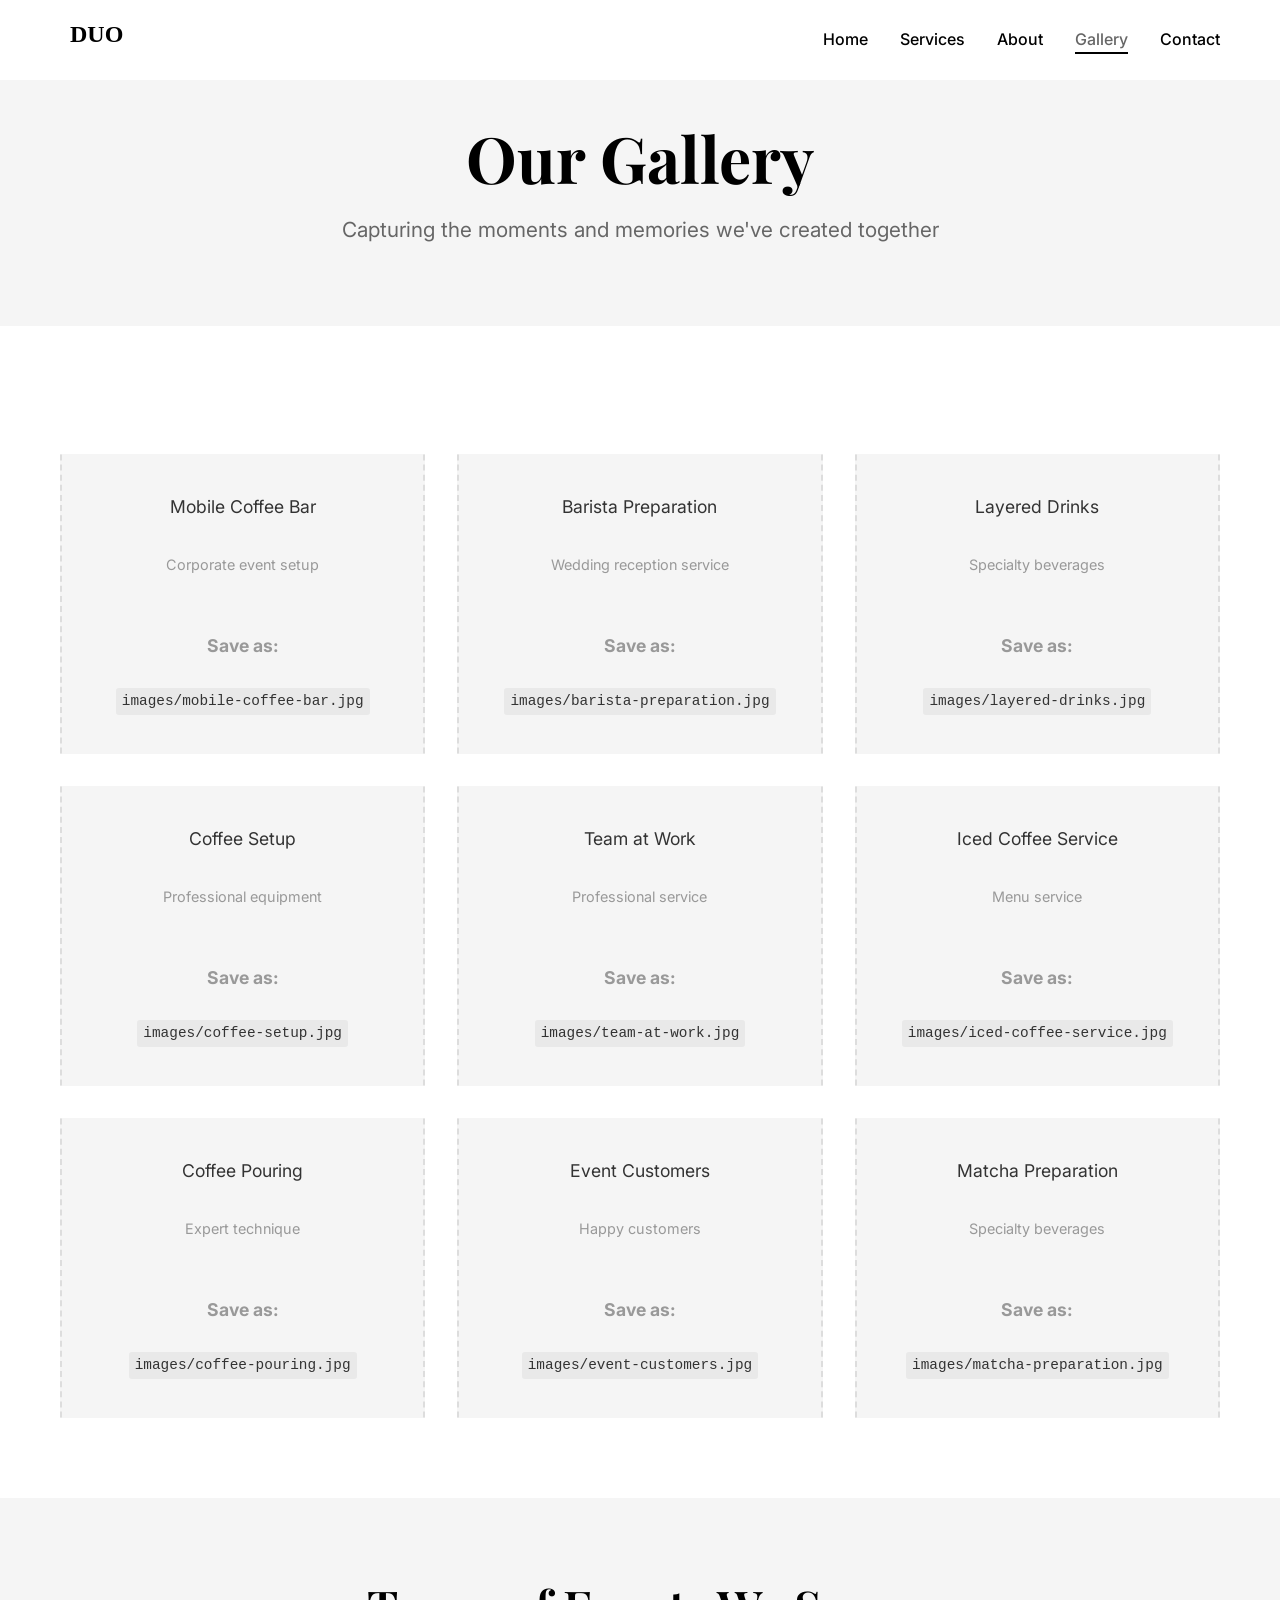
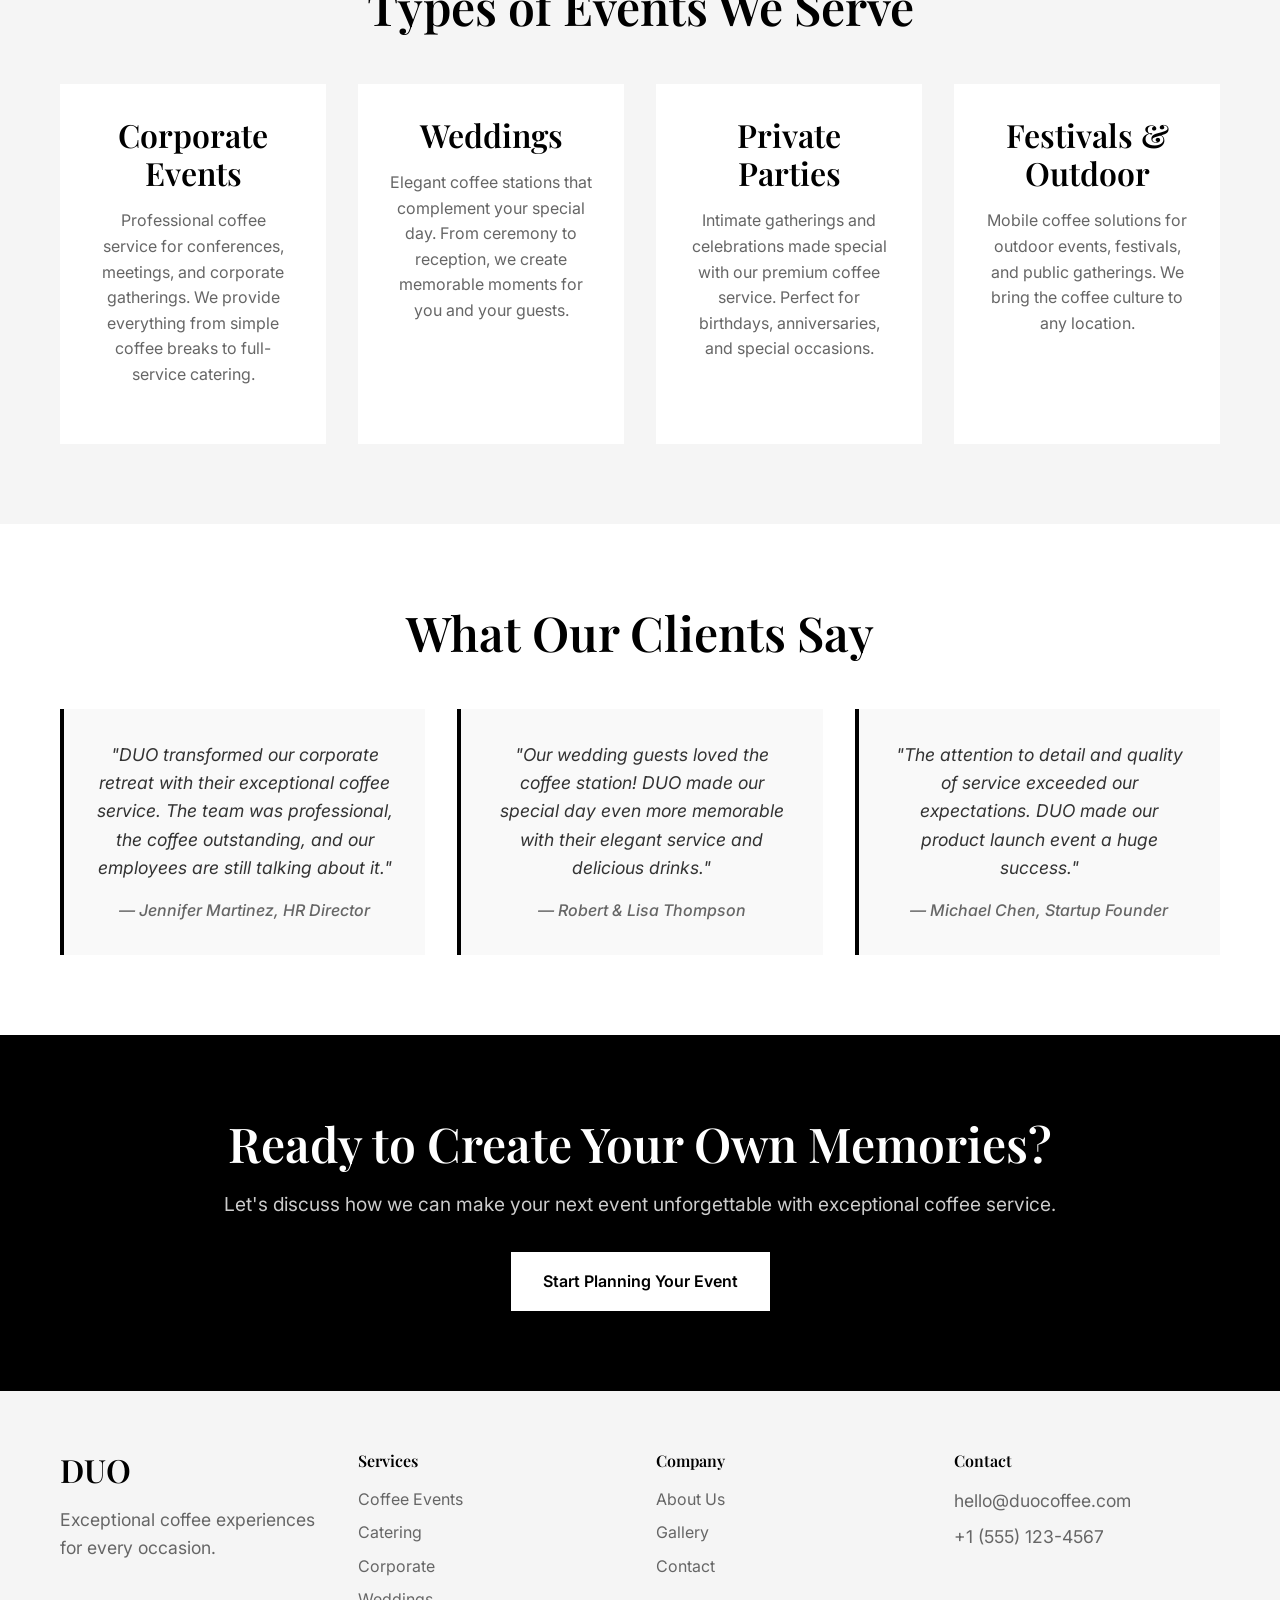
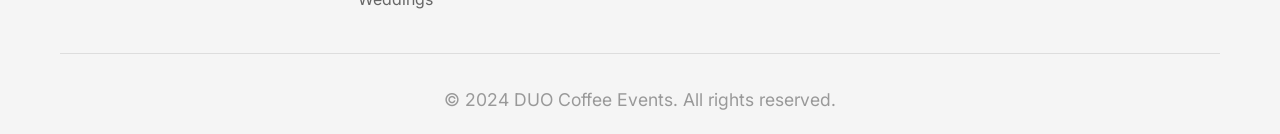
<file: gallery.html>
<!DOCTYPE html>
<html lang="en">
<head>
    <meta charset="UTF-8">
    <meta name="viewport" content="width=device-width, initial-scale=1.0">
    <title>Gallery - DUO Coffee Events</title>
    <meta name="description" content="Explore our portfolio of coffee events, catering services, and memorable moments we've created for clients across the region.">
    <link rel="preconnect" href="https://fonts.googleapis.com">
    <link rel="preconnect" href="https://fonts.gstatic.com" crossorigin>
    <link href="https://fonts.googleapis.com/css2?family=Inter:wght@300;400;500;600;700&family=Playfair+Display:wght@400;500;600;700&display=swap" rel="stylesheet">
    <link rel="stylesheet" href="styles.css">
</head>
<body>
    <!-- Header -->
    <header class="header">
        <nav class="nav">
            <div class="nav-container">
                <div class="logo">
                    <a href="index.html">
                        <img src="logo.svg" alt="DUO" class="logo-img">
                    </a>
                </div>
                <ul class="nav-menu">
                    <li><a href="index.html" class="nav-link">Home</a></li>
                    <li><a href="services.html" class="nav-link">Services</a></li>
                    <li><a href="about.html" class="nav-link">About</a></li>
                    <li><a href="gallery.html" class="nav-link active">Gallery</a></li>
                    <li><a href="contact.html" class="nav-link">Contact</a></li>
                </ul>
                <div class="hamburger">
                    <span></span>
                    <span></span>
                    <span></span>
                </div>
            </div>
        </nav>
    </header>

    <!-- Gallery Hero -->
    <section class="page-header">
        <div class="container">
            <h1>Our Gallery</h1>
            <p>Capturing the moments and memories we've created together</p>
        </div>
    </section>

    <!-- Gallery Grid -->
    <section class="gallery-section">
        <div class="container">
            <div class="gallery-grid">
                <div class="gallery-item">
                    <div class="image-placeholder">
                        <p>Mobile Coffee Bar</p>
                        <small>Corporate event setup</small>
                        <br><br>
                        <strong>Save as:</strong><br>
                        <code>images/mobile-coffee-bar.jpg</code>
                    </div>
                    <div class="gallery-overlay">
                        <h3>Corporate Conference</h3>
                        <p>Professional coffee service for 200+ attendees</p>
                    </div>
                </div>
                
                <div class="gallery-item">
                    <div class="image-placeholder">
                        <p>Barista Preparation</p>
                        <small>Wedding reception service</small>
                        <br><br>
                        <strong>Save as:</strong><br>
                        <code>images/barista-preparation.jpg</code>
                    </div>
                    <div class="gallery-overlay">
                        <h3>Wedding Reception</h3>
                        <p>Elegant coffee station for a beautiful celebration</p>
                    </div>
                </div>
                
                <div class="gallery-item">
                    <div class="image-placeholder">
                        <p>Layered Drinks</p>
                        <small>Specialty beverages</small>
                        <br><br>
                        <strong>Save as:</strong><br>
                        <code>images/layered-drinks.jpg</code>
                    </div>
                    <div class="gallery-overlay">
                        <h3>Specialty Drinks</h3>
                        <p>Artisanal layered beverages for special events</p>
                    </div>
                </div>
                
                <div class="gallery-item">
                    <div class="image-placeholder">
                        <p>Coffee Setup</p>
                        <small>Professional equipment</small>
                        <br><br>
                        <strong>Save as:</strong><br>
                        <code>images/coffee-setup.jpg</code>
                    </div>
                    <div class="gallery-overlay">
                        <h3>Professional Setup</h3>
                        <p>High-end equipment for premium coffee service</p>
                    </div>
                </div>
                
                <div class="gallery-item">
                    <div class="image-placeholder">
                        <p>Team at Work</p>
                        <small>Professional service</small>
                        <br><br>
                        <strong>Save as:</strong><br>
                        <code>images/team-at-work.jpg</code>
                    </div>
                    <div class="gallery-overlay">
                        <h3>Team in Action</h3>
                        <p>Our professional team delivering exceptional service</p>
                    </div>
                </div>
                
                <div class="gallery-item">
                    <div class="image-placeholder">
                        <p>Iced Coffee Service</p>
                        <small>Menu service</small>
                        <br><br>
                        <strong>Save as:</strong><br>
                        <code>images/iced-coffee-service.jpg</code>
                    </div>
                    <div class="gallery-overlay">
                        <h3>Menu Service</h3>
                        <p>Complete coffee menu for diverse event needs</p>
                    </div>
                </div>
                
                <div class="gallery-item">
                    <div class="image-placeholder">
                        <p>Coffee Pouring</p>
                        <small>Expert technique</small>
                        <br><br>
                        <strong>Save as:</strong><br>
                        <code>images/coffee-pouring.jpg</code>
                    </div>
                    <div class="gallery-overlay">
                        <h3>Craftsmanship</h3>
                        <p>Expert techniques for perfect coffee preparation</p>
                    </div>
                </div>
                
                <div class="gallery-item">
                    <div class="image-placeholder">
                        <p>Event Customers</p>
                        <small>Happy customers</small>
                        <br><br>
                        <strong>Save as:</strong><br>
                        <code>images/event-customers.jpg</code>
                    </div>
                    <div class="gallery-overlay">
                        <h3>Happy Customers</h3>
                        <p>Creating memorable moments at every event</p>
                    </div>
                </div>
                
                <div class="gallery-item">
                    <div class="image-placeholder">
                        <p>Matcha Preparation</p>
                        <small>Specialty beverages</small>
                        <br><br>
                        <strong>Save as:</strong><br>
                        <code>images/matcha-preparation.jpg</code>
                    </div>
                    <div class="gallery-overlay">
                        <h3>Specialty Beverages</h3>
                        <p>Unique drinks crafted for discerning palates</p>
                    </div>
                </div>
            </div>
        </div>
    </section>

    <!-- Event Types -->
    <section class="event-types">
        <div class="container">
            <h2 class="section-title">Types of Events We Serve</h2>
            <div class="event-types-grid">
                <div class="event-type-card">
                    <h3>Corporate Events</h3>
                    <p>Professional coffee service for conferences, meetings, and corporate gatherings. We provide everything from simple coffee breaks to full-service catering.</p>
                </div>
                <div class="event-type-card">
                    <h3>Weddings</h3>
                    <p>Elegant coffee stations that complement your special day. From ceremony to reception, we create memorable moments for you and your guests.</p>
                </div>
                <div class="event-type-card">
                    <h3>Private Parties</h3>
                    <p>Intimate gatherings and celebrations made special with our premium coffee service. Perfect for birthdays, anniversaries, and special occasions.</p>
                </div>
                <div class="event-type-card">
                    <h3>Festivals & Outdoor</h3>
                    <p>Mobile coffee solutions for outdoor events, festivals, and public gatherings. We bring the coffee culture to any location.</p>
                </div>
            </div>
        </div>
    </section>

    <!-- Testimonials -->
    <section class="testimonials">
        <div class="container">
            <h2 class="section-title">What Our Clients Say</h2>
            <div class="testimonials-grid">
                <div class="testimonial">
                    <p>"DUO transformed our corporate retreat with their exceptional coffee service. The team was professional, the coffee outstanding, and our employees are still talking about it."</p>
                    <cite>— Jennifer Martinez, HR Director</cite>
                </div>
                <div class="testimonial">
                    <p>"Our wedding guests loved the coffee station! DUO made our special day even more memorable with their elegant service and delicious drinks."</p>
                    <cite>— Robert & Lisa Thompson</cite>
                </div>
                <div class="testimonial">
                    <p>"The attention to detail and quality of service exceeded our expectations. DUO made our product launch event a huge success."</p>
                    <cite>— Michael Chen, Startup Founder</cite>
                </div>
            </div>
        </div>
    </section>

    <!-- CTA Section -->
    <section class="cta-section">
        <div class="container">
            <div class="cta-content">
                <h2>Ready to Create Your Own Memories?</h2>
                <p>Let's discuss how we can make your next event unforgettable with exceptional coffee service.</p>
                <a href="contact.html" class="btn btn-primary">Start Planning Your Event</a>
            </div>
        </div>
    </section>

    <!-- Footer -->
    <footer class="footer">
        <div class="container">
            <div class="footer-content">
                <div class="footer-section">
                    <h3>DUO</h3>
                    <p>Exceptional coffee experiences for every occasion.</p>
                </div>
                <div class="footer-section">
                    <h4>Services</h4>
                    <ul>
                        <li><a href="services.html">Coffee Events</a></li>
                        <li><a href="services.html">Catering</a></li>
                        <li><a href="services.html">Corporate</a></li>
                        <li><a href="services.html">Weddings</a></li>
                    </ul>
                </div>
                <div class="footer-section">
                    <h4>Company</h4>
                    <ul>
                        <li><a href="about.html">About Us</a></li>
                        <li><a href="gallery.html">Gallery</a></li>
                        <li><a href="contact.html">Contact</a></li>
                    </ul>
                </div>
                <div class="footer-section">
                    <h4>Contact</h4>
                    <p>hello@duocoffee.com</p>
                    <p>+1 (555) 123-4567</p>
                </div>
            </div>
            <div class="footer-bottom">
                <p>&copy; 2024 DUO Coffee Events. All rights reserved.</p>
            </div>
        </div>
    </footer>

    <script src="script.js"></script>
</body>
</html>
</file>
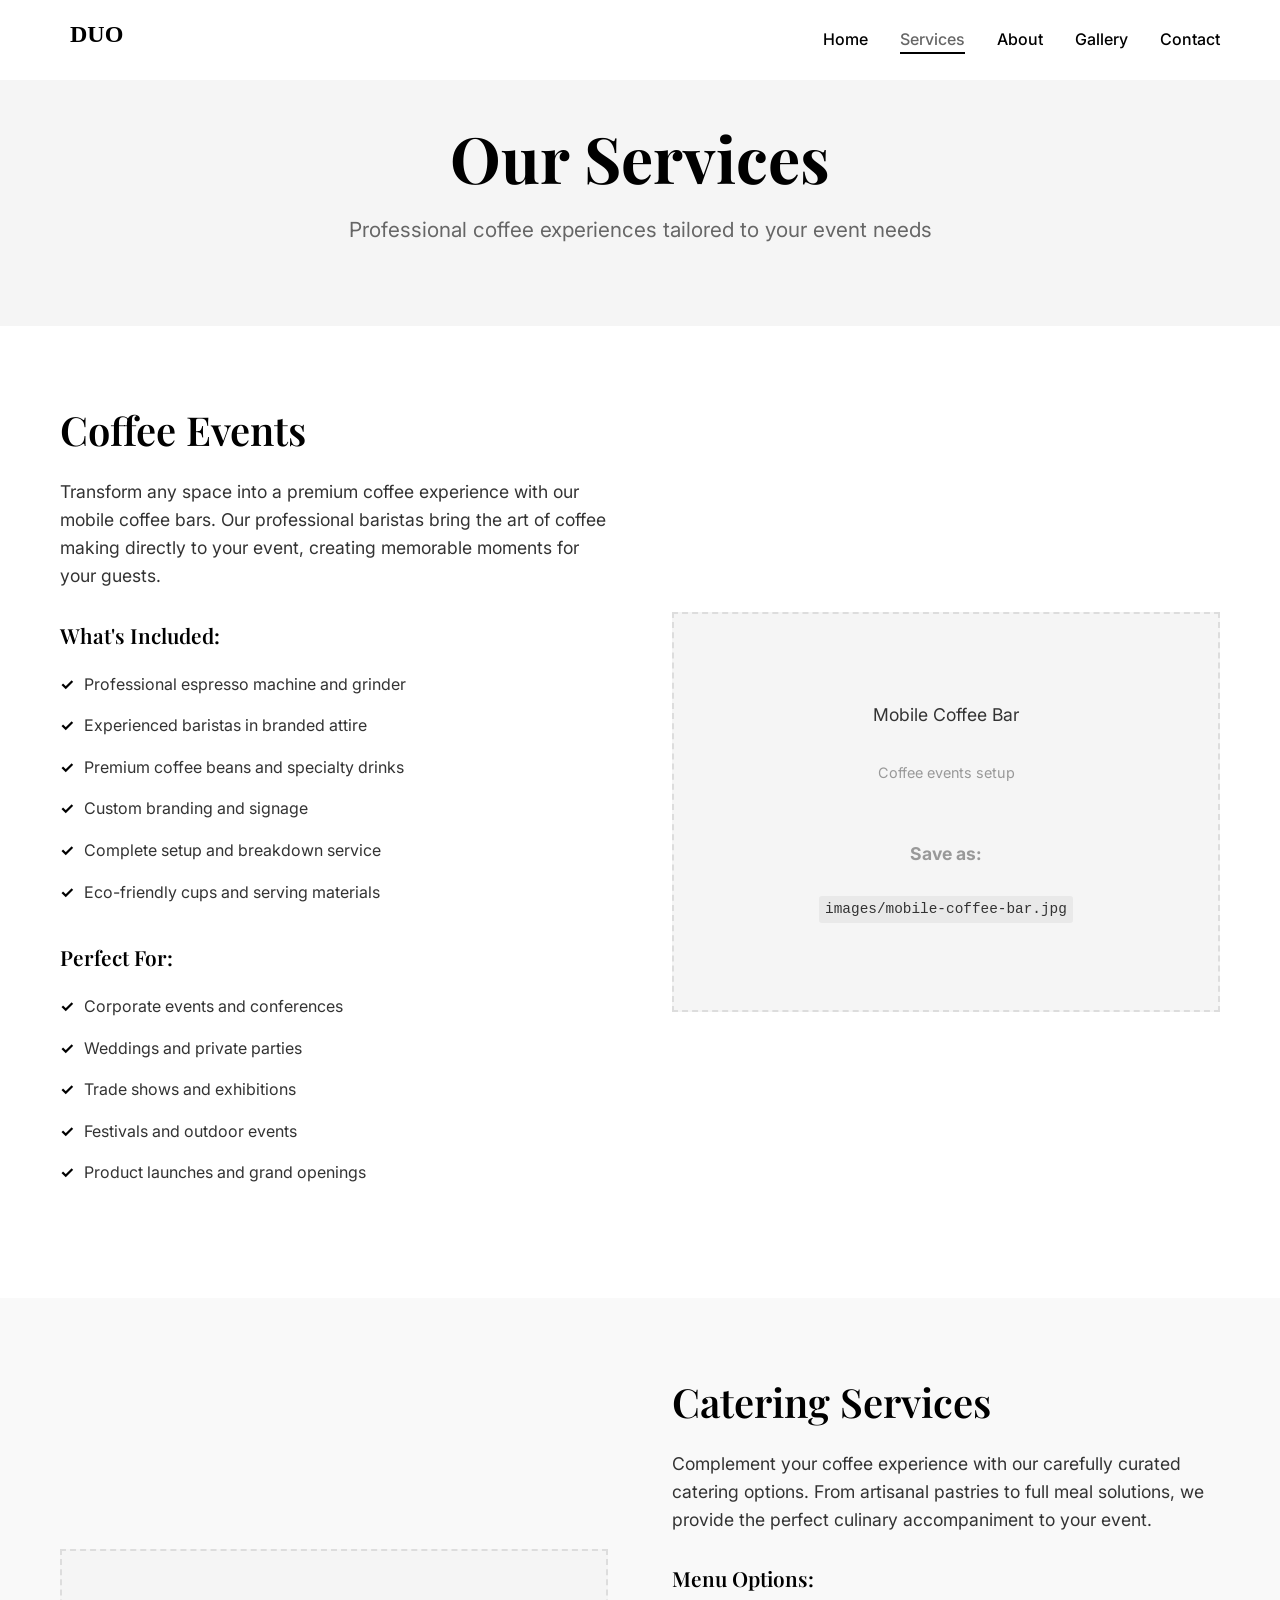
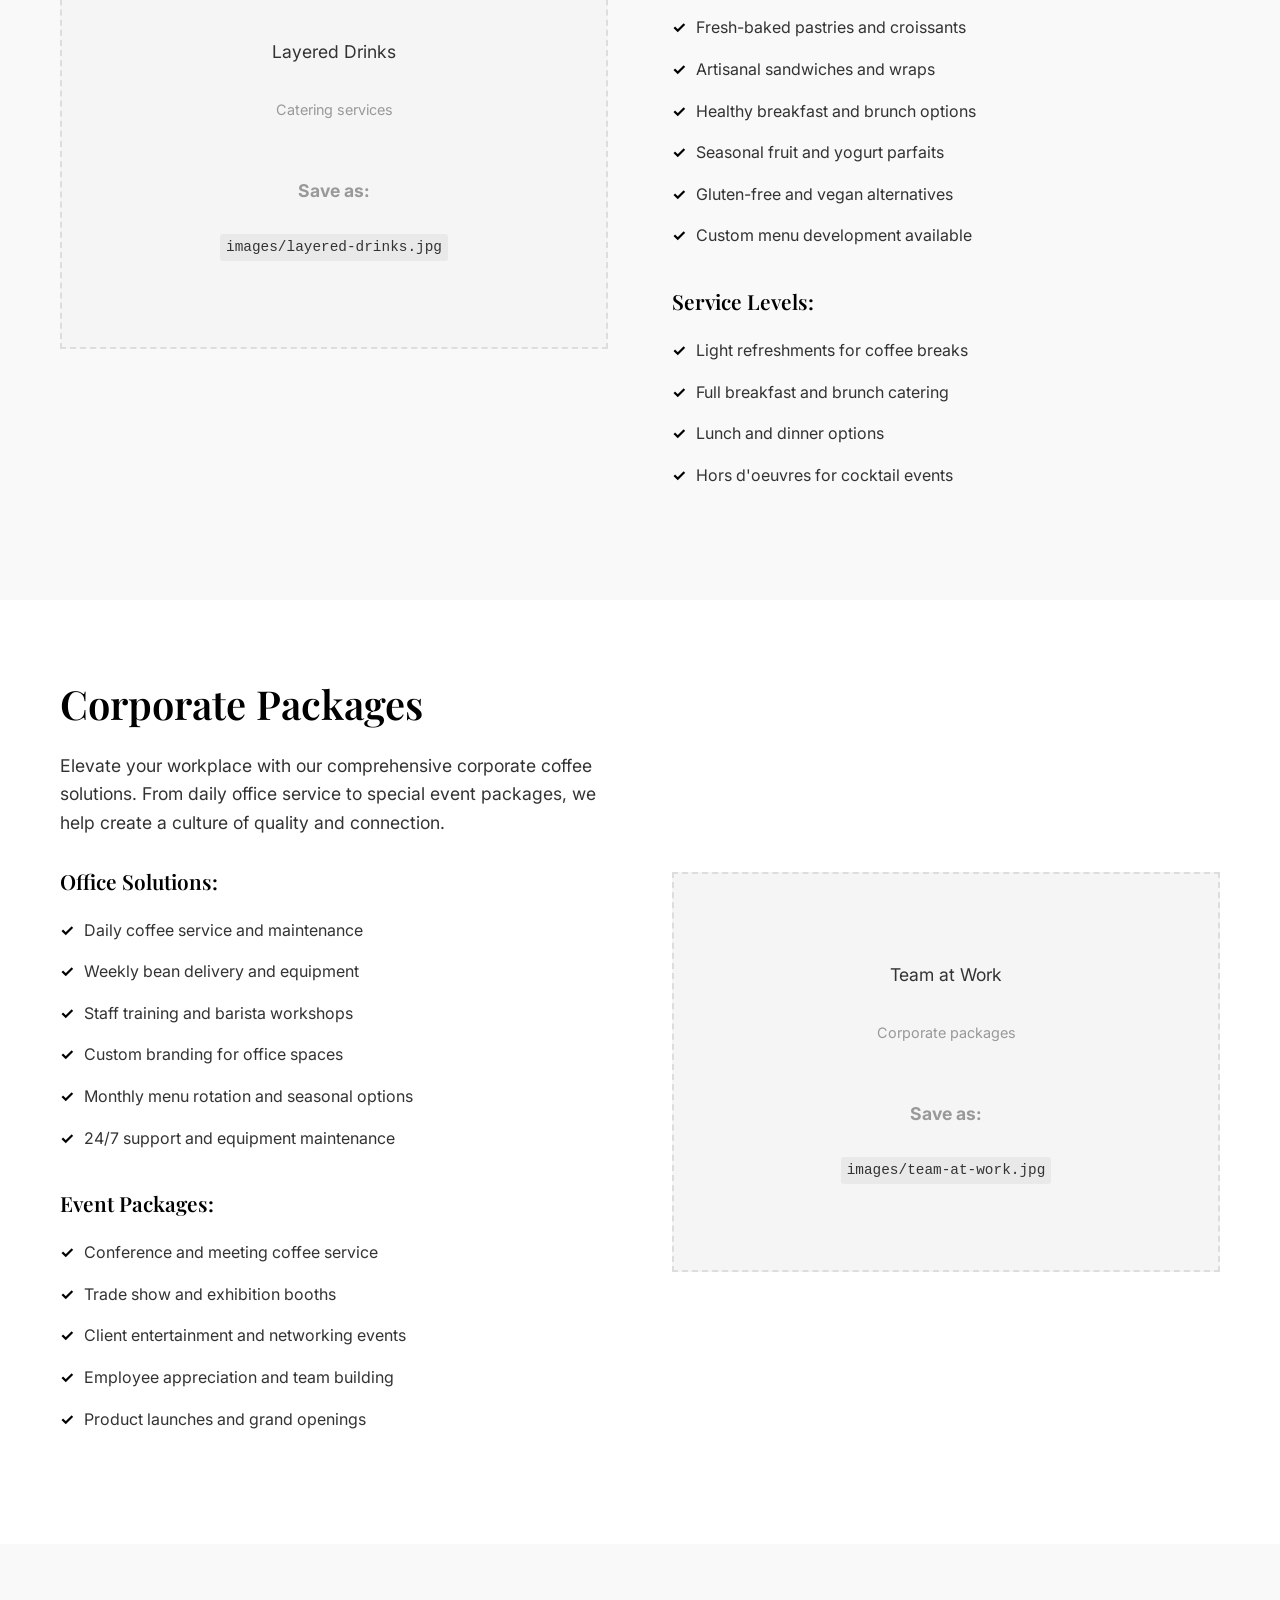
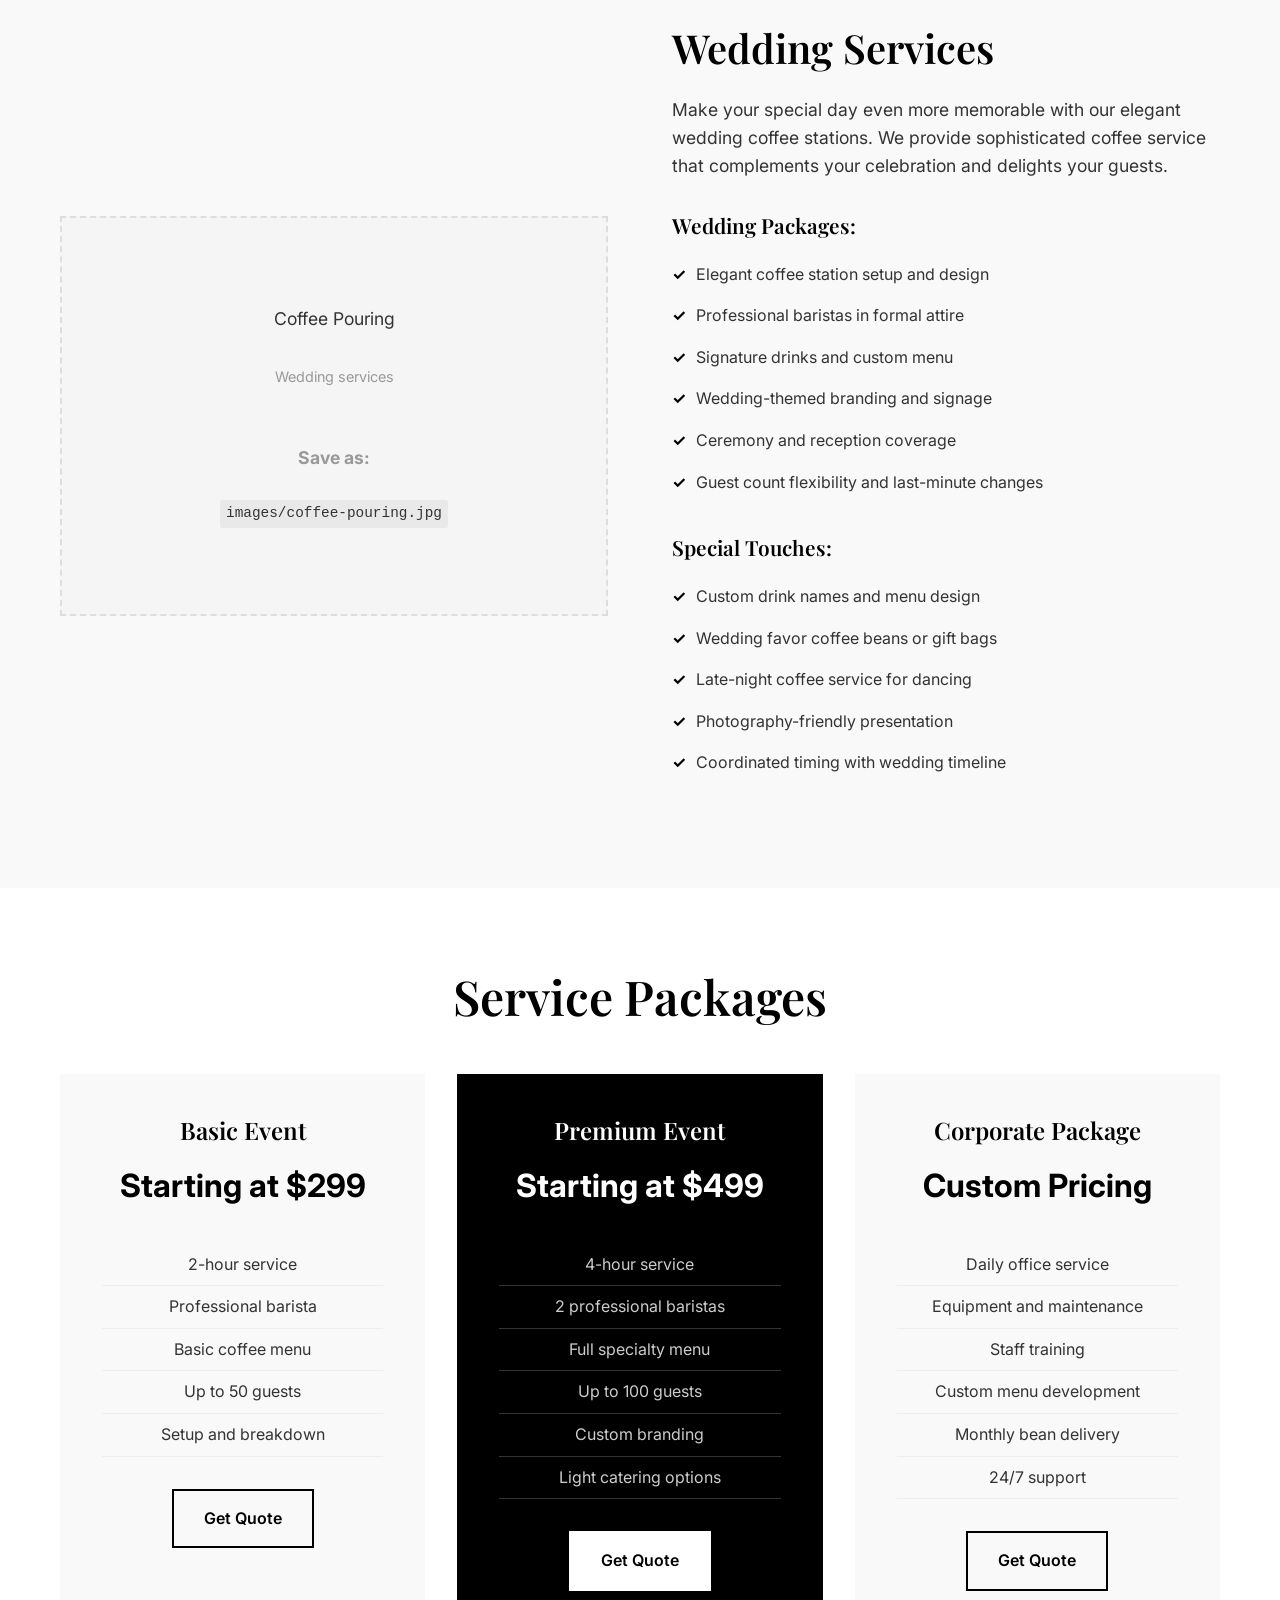
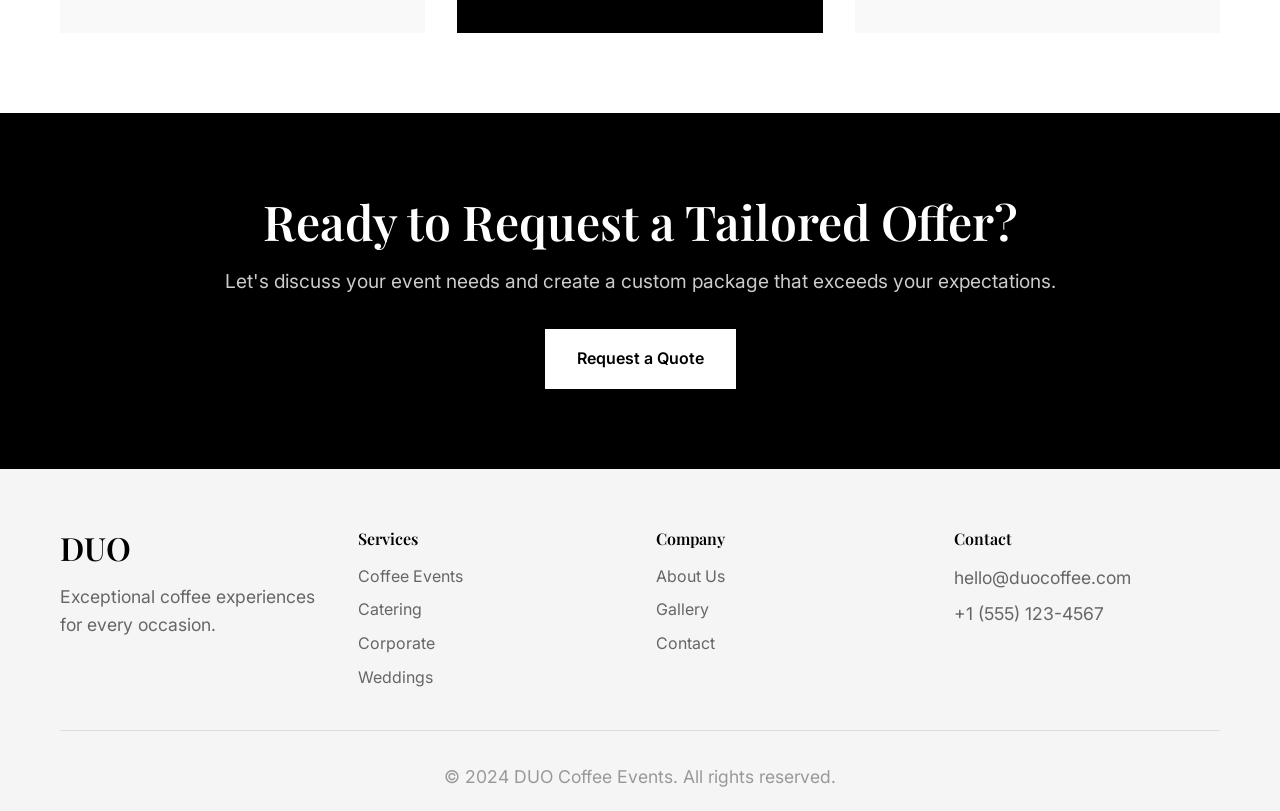
<file: services.html>
<!DOCTYPE html>
<html lang="en">
<head>
    <meta charset="UTF-8">
    <meta name="viewport" content="width=device-width, initial-scale=1.0">
    <title>Services - DUO Coffee Events</title>
    <meta name="description" content="Professional coffee events, catering services, corporate packages, and wedding coffee stations. Tailored solutions for every occasion.">
    <link rel="preconnect" href="https://fonts.googleapis.com">
    <link rel="preconnect" href="https://fonts.gstatic.com" crossorigin>
    <link href="https://fonts.googleapis.com/css2?family=Inter:wght@300;400;500;600;700&family=Playfair+Display:wght@400;500;600;700&display=swap" rel="stylesheet">
    <link rel="stylesheet" href="styles.css">
</head>
<body>
    <!-- Header -->
    <header class="header">
        <nav class="nav">
            <div class="nav-container">
                <div class="logo">
                    <a href="index.html">
                        <img src="logo.svg" alt="DUO" class="logo-img">
                    </a>
                </div>
                <ul class="nav-menu">
                    <li><a href="index.html" class="nav-link">Home</a></li>
                    <li><a href="services.html" class="nav-link active">Services</a></li>
                    <li><a href="about.html" class="nav-link">About</a></li>
                    <li><a href="gallery.html" class="nav-link">Gallery</a></li>
                    <li><a href="contact.html" class="nav-link">Contact</a></li>
                </ul>
                <div class="hamburger">
                    <span></span>
                    <span></span>
                    <span></span>
                </div>
            </div>
        </nav>
    </header>

    <!-- Page Header -->
    <section class="page-header">
        <div class="container">
            <h1>Our Services</h1>
            <p>Professional coffee experiences tailored to your event needs</p>
        </div>
    </section>

    <!-- Coffee Events -->
    <section class="service-detail">
        <div class="container">
            <div class="service-content">
                <div class="service-text">
                    <h2>Coffee Events</h2>
                    <p>Transform any space into a premium coffee experience with our mobile coffee bars. Our professional baristas bring the art of coffee making directly to your event, creating memorable moments for your guests.</p>
                    
                    <h3>What's Included:</h3>
                    <ul class="service-features">
                        <li>Professional espresso machine and grinder</li>
                        <li>Experienced baristas in branded attire</li>
                        <li>Premium coffee beans and specialty drinks</li>
                        <li>Custom branding and signage</li>
                        <li>Complete setup and breakdown service</li>
                        <li>Eco-friendly cups and serving materials</li>
                    </ul>
                    
                    <h3>Perfect For:</h3>
                    <ul class="service-features">
                        <li>Corporate events and conferences</li>
                        <li>Weddings and private parties</li>
                        <li>Trade shows and exhibitions</li>
                        <li>Festivals and outdoor events</li>
                        <li>Product launches and grand openings</li>
                    </ul>
                </div>
                <div class="service-image">
                    <div class="image-placeholder">
                        <p>Mobile Coffee Bar</p>
                        <small>Coffee events setup</small>
                        <br><br>
                        <strong>Save as:</strong><br>
                        <code>images/mobile-coffee-bar.jpg</code>
                    </div>
                </div>
            </div>
        </div>
    </section>

    <!-- Catering Services -->
    <section class="service-detail service-alt">
        <div class="container">
            <div class="service-content">
                <div class="service-image">
                    <div class="image-placeholder">
                        <p>Layered Drinks</p>
                        <small>Catering services</small>
                        <br><br>
                        <strong>Save as:</strong><br>
                        <code>images/layered-drinks.jpg</code>
                    </div>
                </div>
                <div class="service-text">
                    <h2>Catering Services</h2>
                    <p>Complement your coffee experience with our carefully curated catering options. From artisanal pastries to full meal solutions, we provide the perfect culinary accompaniment to your event.</p>
                    
                    <h3>Menu Options:</h3>
                    <ul class="service-features">
                        <li>Fresh-baked pastries and croissants</li>
                        <li>Artisanal sandwiches and wraps</li>
                        <li>Healthy breakfast and brunch options</li>
                        <li>Seasonal fruit and yogurt parfaits</li>
                        <li>Gluten-free and vegan alternatives</li>
                        <li>Custom menu development available</li>
                    </ul>
                    
                    <h3>Service Levels:</h3>
                    <ul class="service-features">
                        <li>Light refreshments for coffee breaks</li>
                        <li>Full breakfast and brunch catering</li>
                        <li>Lunch and dinner options</li>
                        <li>Hors d'oeuvres for cocktail events</li>
                    </ul>
                </div>
            </div>
        </div>
    </section>

    <!-- Corporate Packages -->
    <section class="service-detail">
        <div class="container">
            <div class="service-content">
                <div class="service-text">
                    <h2>Corporate Packages</h2>
                    <p>Elevate your workplace with our comprehensive corporate coffee solutions. From daily office service to special event packages, we help create a culture of quality and connection.</p>
                    
                    <h3>Office Solutions:</h3>
                    <ul class="service-features">
                        <li>Daily coffee service and maintenance</li>
                        <li>Weekly bean delivery and equipment</li>
                        <li>Staff training and barista workshops</li>
                        <li>Custom branding for office spaces</li>
                        <li>Monthly menu rotation and seasonal options</li>
                        <li>24/7 support and equipment maintenance</li>
                    </ul>
                    
                    <h3>Event Packages:</h3>
                    <ul class="service-features">
                        <li>Conference and meeting coffee service</li>
                        <li>Trade show and exhibition booths</li>
                        <li>Client entertainment and networking events</li>
                        <li>Employee appreciation and team building</li>
                        <li>Product launches and grand openings</li>
                    </ul>
                </div>
                <div class="service-image">
                    <div class="image-placeholder">
                        <p>Team at Work</p>
                        <small>Corporate packages</small>
                        <br><br>
                        <strong>Save as:</strong><br>
                        <code>images/team-at-work.jpg</code>
                    </div>
                </div>
            </div>
        </div>
    </section>

    <!-- Wedding Services -->
    <section class="service-detail service-alt">
        <div class="container">
            <div class="service-content">
                <div class="service-image">
                    <div class="image-placeholder">
                        <p>Coffee Pouring</p>
                        <small>Wedding services</small>
                        <br><br>
                        <strong>Save as:</strong><br>
                        <code>images/coffee-pouring.jpg</code>
                    </div>
                </div>
                <div class="service-text">
                    <h2>Wedding Services</h2>
                    <p>Make your special day even more memorable with our elegant wedding coffee stations. We provide sophisticated coffee service that complements your celebration and delights your guests.</p>
                    
                    <h3>Wedding Packages:</h3>
                    <ul class="service-features">
                        <li>Elegant coffee station setup and design</li>
                        <li>Professional baristas in formal attire</li>
                        <li>Signature drinks and custom menu</li>
                        <li>Wedding-themed branding and signage</li>
                        <li>Ceremony and reception coverage</li>
                        <li>Guest count flexibility and last-minute changes</li>
                    </ul>
                    
                    <h3>Special Touches:</h3>
                    <ul class="service-features">
                        <li>Custom drink names and menu design</li>
                        <li>Wedding favor coffee beans or gift bags</li>
                        <li>Late-night coffee service for dancing</li>
                        <li>Photography-friendly presentation</li>
                        <li>Coordinated timing with wedding timeline</li>
                    </ul>
                </div>
            </div>
        </div>
    </section>

    <!-- Pricing Section -->
    <section class="pricing-section">
        <div class="container">
            <h2 class="section-title">Service Packages</h2>
            <div class="pricing-grid">
                <div class="pricing-card">
                    <h3>Basic Event</h3>
                    <div class="price">Starting at $299</div>
                    <ul class="pricing-features">
                        <li>2-hour service</li>
                        <li>Professional barista</li>
                        <li>Basic coffee menu</li>
                        <li>Up to 50 guests</li>
                        <li>Setup and breakdown</li>
                    </ul>
                    <a href="contact.html" class="btn btn-outline">Get Quote</a>
                </div>
                <div class="pricing-card featured">
                    <h3>Premium Event</h3>
                    <div class="price">Starting at $499</div>
                    <ul class="pricing-features">
                        <li>4-hour service</li>
                        <li>2 professional baristas</li>
                        <li>Full specialty menu</li>
                        <li>Up to 100 guests</li>
                        <li>Custom branding</li>
                        <li>Light catering options</li>
                    </ul>
                    <a href="contact.html" class="btn btn-primary">Get Quote</a>
                </div>
                <div class="pricing-card">
                    <h3>Corporate Package</h3>
                    <div class="price">Custom Pricing</div>
                    <ul class="pricing-features">
                        <li>Daily office service</li>
                        <li>Equipment and maintenance</li>
                        <li>Staff training</li>
                        <li>Custom menu development</li>
                        <li>Monthly bean delivery</li>
                        <li>24/7 support</li>
                    </ul>
                    <a href="contact.html" class="btn btn-outline">Get Quote</a>
                </div>
            </div>
        </div>
    </section>

    <!-- CTA Section -->
    <section class="cta-section">
        <div class="container">
            <div class="cta-content">
                <h2>Ready to Request a Tailored Offer?</h2>
                <p>Let's discuss your event needs and create a custom package that exceeds your expectations.</p>
                <a href="contact.html" class="btn btn-primary">Request a Quote</a>
            </div>
        </div>
    </section>

    <!-- Footer -->
    <footer class="footer">
        <div class="container">
            <div class="footer-content">
                <div class="footer-section">
                    <h3>DUO</h3>
                    <p>Exceptional coffee experiences for every occasion.</p>
                </div>
                <div class="footer-section">
                    <h4>Services</h4>
                    <ul>
                        <li><a href="services.html">Coffee Events</a></li>
                        <li><a href="services.html">Catering</a></li>
                        <li><a href="services.html">Corporate</a></li>
                        <li><a href="services.html">Weddings</a></li>
                    </ul>
                </div>
                <div class="footer-section">
                    <h4>Company</h4>
                    <ul>
                        <li><a href="about.html">About Us</a></li>
                        <li><a href="gallery.html">Gallery</a></li>
                        <li><a href="contact.html">Contact</a></li>
                    </ul>
                </div>
                <div class="footer-section">
                    <h4>Contact</h4>
                    <p>hello@duocoffee.com</p>
                    <p>+1 (555) 123-4567</p>
                </div>
            </div>
            <div class="footer-bottom">
                <p>&copy; 2024 DUO Coffee Events. All rights reserved.</p>
            </div>
        </div>
    </footer>

    <script src="script.js"></script>
</body>
</html>
</file>
<file: styles.css>
/* Reset and Base Styles */
* {
    margin: 0;
    padding: 0;
    box-sizing: border-box;
}

html {
    scroll-behavior: smooth;
}

body {
    font-family: 'Inter', sans-serif;
    line-height: 1.6;
    color: #000;
    background-color: #fff;
    overflow-x: hidden;
}

.container {
    max-width: 1200px;
    margin: 0 auto;
    padding: 0 20px;
}

/* Typography */
h1, h2, h3, h4, h5, h6 {
    font-family: 'Playfair Display', serif;
    font-weight: 600;
    line-height: 1.2;
    margin-bottom: 1rem;
}

h1 {
    font-size: clamp(2.5rem, 5vw, 4rem);
    font-weight: 700;
}

h2 {
    font-size: clamp(2rem, 4vw, 3rem);
}

h3 {
    font-size: clamp(1.5rem, 3vw, 2rem);
}

p {
    font-size: 1.1rem;
    margin-bottom: 1.5rem;
    color: #333;
}

/* Header */
.header {
    position: fixed;
    top: 0;
    left: 0;
    right: 0;
    background: rgba(255, 255, 255, 0.95);
    backdrop-filter: blur(10px);
    z-index: 1000;
    transition: all 0.3s ease;
}

.nav-container {
    max-width: 1200px;
    margin: 0 auto;
    padding: 0 20px;
    display: flex;
    justify-content: space-between;
    align-items: center;
    height: 80px;
}

.logo a {
    font-family: 'Playfair Display', serif;
    font-size: 2rem;
    font-weight: 700;
    color: #000;
    text-decoration: none;
    letter-spacing: -0.02em;
}

.logo-img {
    height: 40px;
    width: auto;
}

.nav-menu {
    display: flex;
    list-style: none;
    gap: 2rem;
}

.nav-link {
    color: #000;
    text-decoration: none;
    font-weight: 500;
    transition: color 0.3s ease;
    position: relative;
}

.nav-link:hover,
.nav-link.active {
    color: #666;
}

.nav-link::after {
    content: '';
    position: absolute;
    bottom: -5px;
    left: 0;
    width: 0;
    height: 2px;
    background: #000;
    transition: width 0.3s ease;
}

.nav-link:hover::after,
.nav-link.active::after {
    width: 100%;
}

.hamburger {
    display: none;
    flex-direction: column;
    cursor: pointer;
}

.hamburger span {
    width: 25px;
    height: 3px;
    background: #000;
    margin: 3px 0;
    transition: 0.3s;
}

/* Hero Section */
.hero {
    min-height: 100vh;
    display: flex;
    align-items: center;
    padding: 120px 20px 80px;
    background: linear-gradient(135deg, #f5f5f5 0%, #ffffff 100%);
}

.hero-content {
    max-width: 1200px;
    margin: 0 auto;
    display: grid;
    grid-template-columns: 1fr 1fr;
    gap: 4rem;
    align-items: center;
}

.hero-title {
    font-size: clamp(2.5rem, 5vw, 4rem);
    font-weight: 700;
    line-height: 1.1;
    margin-bottom: 1.5rem;
    color: #000;
}

.hero-subtitle {
    font-size: 1.3rem;
    color: #666;
    margin-bottom: 2.5rem;
    font-weight: 400;
}

.hero-cta {
    display: flex;
    gap: 1rem;
    flex-wrap: wrap;
}

.hero-image {
    display: flex;
    justify-content: center;
    align-items: center;
}

.image-placeholder {
    width: 100%;
    height: 400px;
    background: #f5f5f5;
    border: 2px dashed #ddd;
    display: flex;
    flex-direction: column;
    justify-content: center;
    align-items: center;
    color: #999;
    font-size: 1.1rem;
    text-align: center;
    padding: 20px;
}

.image-placeholder code {
    background: #e9e9e9;
    padding: 2px 6px;
    border-radius: 3px;
    font-family: 'Courier New', monospace;
    font-size: 0.9rem;
    color: #333;
}

.image-placeholder small {
    font-size: 0.9rem;
    margin-top: 0.5rem;
}

/* Buttons */
.btn {
    display: inline-block;
    padding: 15px 30px;
    text-decoration: none;
    font-weight: 600;
    border-radius: 0;
    transition: all 0.3s ease;
    border: 2px solid transparent;
    cursor: pointer;
    font-size: 1rem;
}

.btn-primary {
    background: #000;
    color: #fff;
    border-color: #000;
}

.btn-primary:hover {
    background: #333;
    border-color: #333;
    transform: translateY(-2px);
}

.btn-secondary {
    background: transparent;
    color: #000;
    border-color: #000;
}

.btn-secondary:hover {
    background: #000;
    color: #fff;
    transform: translateY(-2px);
}

.btn-outline {
    background: transparent;
    color: #000;
    border-color: #000;
}

.btn-outline:hover {
    background: #000;
    color: #fff;
}

/* Sections */
.section-title {
    text-align: center;
    margin-bottom: 3rem;
    font-size: clamp(2rem, 4vw, 3rem);
}

.services-preview {
    padding: 80px 0;
    background: #fff;
}

.services-grid {
    display: grid;
    grid-template-columns: repeat(auto-fit, minmax(280px, 1fr));
    gap: 2rem;
    margin-top: 3rem;
}

.service-card {
    text-align: center;
    padding: 2rem;
    background: #f9f9f9;
    border-radius: 0;
    transition: transform 0.3s ease;
}

.service-card:hover {
    transform: translateY(-5px);
}

.service-icon {
    font-size: 3rem;
    margin-bottom: 1rem;
}

.service-card h3 {
    margin-bottom: 1rem;
    color: #000;
}

.service-card p {
    color: #666;
    font-size: 1rem;
}

.about-preview {
    padding: 80px 0;
    background: #f5f5f5;
}

.about-content {
    display: grid;
    grid-template-columns: 1fr 1fr;
    gap: 4rem;
    align-items: center;
}

.about-text h2 {
    margin-bottom: 1.5rem;
    color: #000;
}

.about-text p {
    margin-bottom: 1.5rem;
    color: #333;
    font-size: 1.1rem;
}

.testimonials {
    padding: 80px 0;
    background: #fff;
}

.testimonials-grid {
    display: grid;
    grid-template-columns: repeat(auto-fit, minmax(300px, 1fr));
    gap: 2rem;
    margin-top: 3rem;
}

.testimonial {
    text-align: center;
    padding: 2rem;
    background: #f9f9f9;
    border-left: 4px solid #000;
}

.testimonial p {
    font-style: italic;
    font-size: 1.1rem;
    margin-bottom: 1rem;
    color: #333;
}

.testimonial cite {
    color: #666;
    font-weight: 500;
}

.cta-section {
    padding: 80px 0;
    background: #000;
    color: #fff;
    text-align: center;
}

.cta-content h2 {
    color: #fff;
    margin-bottom: 1rem;
}

.cta-content p {
    color: #ccc;
    margin-bottom: 2rem;
    font-size: 1.2rem;
}

.cta-section .btn-primary {
    background: #fff;
    color: #000;
    border-color: #fff;
}

.cta-section .btn-primary:hover {
    background: #f5f5f5;
    color: #000;
}

/* Footer */
.footer {
    background: #f5f5f5;
    padding: 60px 0 20px;
}

.footer-content {
    display: grid;
    grid-template-columns: repeat(auto-fit, minmax(250px, 1fr));
    gap: 2rem;
    margin-bottom: 2rem;
}

.footer-section h3,
.footer-section h4 {
    margin-bottom: 1rem;
    color: #000;
}

.footer-section ul {
    list-style: none;
}

.footer-section ul li {
    margin-bottom: 0.5rem;
}

.footer-section ul li a {
    color: #666;
    text-decoration: none;
    transition: color 0.3s ease;
}

.footer-section ul li a:hover {
    color: #000;
}

.footer-section p {
    color: #666;
    margin-bottom: 0.5rem;
}

.footer-bottom {
    border-top: 1px solid #ddd;
    padding-top: 2rem;
    text-align: center;
}

.footer-bottom p {
    color: #999;
    margin: 0;
}

/* Responsive Design */
@media (max-width: 768px) {
    .nav-menu {
        position: fixed;
        left: -100%;
        top: 80px;
        flex-direction: column;
        background-color: #fff;
        width: 100%;
        text-align: center;
        transition: 0.3s;
        box-shadow: 0 10px 27px rgba(0, 0, 0, 0.05);
        padding: 2rem 0;
    }

    .nav-menu.active {
        left: 0;
    }

    .hamburger {
        display: flex;
    }

    .hamburger.active span:nth-child(2) {
        opacity: 0;
    }

    .hamburger.active span:nth-child(1) {
        transform: translateY(8px) rotate(45deg);
    }

    .hamburger.active span:nth-child(3) {
        transform: translateY(-8px) rotate(-45deg);
    }

    .hero-content {
        grid-template-columns: 1fr;
        text-align: center;
        gap: 2rem;
    }

    .hero-cta {
        justify-content: center;
    }

    .about-content {
        grid-template-columns: 1fr;
        text-align: center;
    }

    .services-grid {
        grid-template-columns: 1fr;
    }

    .testimonials-grid {
        grid-template-columns: 1fr;
    }

    .footer-content {
        grid-template-columns: 1fr;
        text-align: center;
    }
}

@media (max-width: 480px) {
    .container {
        padding: 0 15px;
    }

    .hero {
        padding: 100px 15px 60px;
    }

    .hero-cta {
        flex-direction: column;
        align-items: center;
    }

    .btn {
        width: 100%;
        max-width: 300px;
        text-align: center;
    }
}

/* Animations */
@keyframes fadeInUp {
    from {
        opacity: 0;
        transform: translateY(30px);
    }
    to {
        opacity: 1;
        transform: translateY(0);
    }
}

.fade-in-up {
    animation: fadeInUp 0.6s ease-out;
}

/* Smooth scrolling for anchor links */
html {
    scroll-behavior: smooth;
}

/* Focus states for accessibility */
.btn:focus,
.nav-link:focus {
    outline: 2px solid #000;
    outline-offset: 2px;
}

/* High contrast mode support */
@media (prefers-contrast: high) {
    .btn-secondary,
    .btn-outline {
        border-width: 3px;
    }
}

/* Services Page Styles */
.page-header {
    padding: 120px 0 80px;
    background: #f5f5f5;
    text-align: center;
}

.page-header h1 {
    font-size: clamp(2.5rem, 5vw, 4rem);
    margin-bottom: 1rem;
    color: #000;
}

.page-header p {
    font-size: 1.3rem;
    color: #666;
    max-width: 600px;
    margin: 0 auto;
}

.service-detail {
    padding: 80px 0;
}

.service-detail.service-alt {
    background: #f9f9f9;
}

.service-content {
    display: grid;
    grid-template-columns: 1fr 1fr;
    gap: 4rem;
    align-items: center;
}

.service-text h2 {
    font-size: clamp(2rem, 4vw, 2.5rem);
    margin-bottom: 1.5rem;
    color: #000;
}

.service-text h3 {
    font-size: 1.3rem;
    margin: 2rem 0 1rem;
    color: #000;
}

.service-features {
    list-style: none;
    margin-bottom: 1.5rem;
}

.service-features li {
    padding: 0.5rem 0;
    color: #333;
    position: relative;
    padding-left: 1.5rem;
}

.service-features li::before {
    content: '✓';
    position: absolute;
    left: 0;
    color: #000;
    font-weight: bold;
}

.service-image {
    display: flex;
    justify-content: center;
    align-items: center;
}

.pricing-section {
    padding: 80px 0;
    background: #fff;
}

.pricing-grid {
    display: grid;
    grid-template-columns: repeat(auto-fit, minmax(300px, 1fr));
    gap: 2rem;
    margin-top: 3rem;
}

.pricing-card {
    background: #f9f9f9;
    padding: 2.5rem;
    text-align: center;
    border: 2px solid transparent;
    transition: all 0.3s ease;
}

.pricing-card:hover {
    border-color: #000;
    transform: translateY(-5px);
}

.pricing-card.featured {
    background: #000;
    color: #fff;
    border-color: #000;
}

.pricing-card.featured h3,
.pricing-card.featured .price {
    color: #fff;
}

.pricing-card h3 {
    font-size: 1.5rem;
    margin-bottom: 1rem;
    color: #000;
}

.price {
    font-size: 2rem;
    font-weight: 700;
    color: #000;
    margin-bottom: 2rem;
}

.pricing-features {
    list-style: none;
    margin-bottom: 2rem;
}

.pricing-features li {
    padding: 0.5rem 0;
    color: #333;
    border-bottom: 1px solid #eee;
}

.pricing-card.featured .pricing-features li {
    color: #ccc;
    border-bottom-color: #333;
}

.pricing-card.featured .btn-primary {
    background: #fff;
    color: #000;
    border-color: #fff;
}

.pricing-card.featured .btn-primary:hover {
    background: #f5f5f5;
    color: #000;
}

/* About Page Styles */
.about-hero {
    padding: 120px 0 80px;
    background: #f5f5f5;
    text-align: center;
}

.about-hero h1 {
    font-size: clamp(2.5rem, 5vw, 4rem);
    margin-bottom: 1.5rem;
    color: #000;
}

.about-hero p {
    font-size: 1.3rem;
    color: #666;
    max-width: 800px;
    margin: 0 auto;
}

.story-section {
    padding: 80px 0;
}

.story-content {
    display: grid;
    grid-template-columns: 1fr 1fr;
    gap: 4rem;
    align-items: center;
    margin-bottom: 4rem;
}

.story-text h2 {
    font-size: clamp(2rem, 4vw, 2.5rem);
    margin-bottom: 1.5rem;
    color: #000;
}

.story-text p {
    font-size: 1.1rem;
    color: #333;
    margin-bottom: 1.5rem;
}

.why-choose {
    background: #f9f9f9;
    padding: 80px 0;
}

.why-grid {
    display: grid;
    grid-template-columns: repeat(auto-fit, minmax(250px, 1fr));
    gap: 2rem;
    margin-top: 3rem;
}

.why-card {
    text-align: center;
    padding: 2rem;
}

.why-icon {
    font-size: 3rem;
    margin-bottom: 1rem;
}

.why-card h3 {
    margin-bottom: 1rem;
    color: #000;
}

.why-card p {
    color: #666;
}

.team-section {
    padding: 80px 0;
}

.team-grid {
    display: grid;
    grid-template-columns: repeat(auto-fit, minmax(300px, 1fr));
    gap: 2rem;
    margin-top: 3rem;
}

.team-member {
    text-align: center;
    padding: 2rem;
    background: #f9f9f9;
}

.team-photo {
    width: 200px;
    height: 200px;
    border-radius: 50%;
    margin: 0 auto 1.5rem;
    background: #ddd;
    display: flex;
    align-items: center;
    justify-content: center;
    color: #999;
}

.team-member h3 {
    margin-bottom: 0.5rem;
    color: #000;
}

.team-member .role {
    color: #666;
    font-style: italic;
    margin-bottom: 1rem;
}

.team-member p {
    color: #333;
    font-size: 1rem;
}

/* Gallery Page Styles */
.gallery-grid {
    display: grid;
    grid-template-columns: repeat(auto-fit, minmax(300px, 1fr));
    gap: 2rem;
    margin-top: 3rem;
}

.gallery-item {
    position: relative;
    overflow: hidden;
    background: #f5f5f5;
    height: 300px;
    display: flex;
    align-items: center;
    justify-content: center;
    color: #999;
    transition: all 0.3s ease;
}

.gallery-item:hover {
    transform: scale(1.02);
}

.gallery-item:hover .gallery-overlay {
    opacity: 1;
}

.gallery-overlay {
    position: absolute;
    top: 0;
    left: 0;
    right: 0;
    bottom: 0;
    background: rgba(0, 0, 0, 0.8);
    color: #fff;
    display: flex;
    flex-direction: column;
    align-items: center;
    justify-content: center;
    opacity: 0;
    transition: opacity 0.3s ease;
}

.gallery-overlay h3 {
    color: #fff;
    margin-bottom: 0.5rem;
}

.gallery-overlay p {
    color: #ccc;
    text-align: center;
}

/* Contact Page Styles */
.contact-hero {
    padding: 120px 0 80px;
    background: #f5f5f5;
    text-align: center;
}

.contact-hero h1 {
    font-size: clamp(2.5rem, 5vw, 4rem);
    margin-bottom: 1rem;
    color: #000;
}

.contact-hero p {
    font-size: 1.3rem;
    color: #666;
    max-width: 600px;
    margin: 0 auto;
}

.contact-content {
    padding: 80px 0;
}

.contact-grid {
    display: grid;
    grid-template-columns: 1fr 1fr;
    gap: 4rem;
    margin-top: 3rem;
}

.contact-form {
    background: #f9f9f9;
    padding: 2.5rem;
}

.form-group {
    margin-bottom: 1.5rem;
}

.form-group label {
    display: block;
    margin-bottom: 0.5rem;
    color: #000;
    font-weight: 500;
}

.form-group input,
.form-group select,
.form-group textarea {
    width: 100%;
    padding: 12px;
    border: 1px solid #ddd;
    background: #fff;
    font-size: 1rem;
    transition: border-color 0.3s ease;
}

.form-group input:focus,
.form-group select:focus,
.form-group textarea:focus {
    outline: none;
    border-color: #000;
}

.form-group textarea {
    height: 120px;
    resize: vertical;
}

.contact-info {
    padding: 2.5rem 0;
}

.contact-info h3 {
    margin-bottom: 1.5rem;
    color: #000;
}

.contact-info p {
    color: #333;
    margin-bottom: 1rem;
}

.contact-info a {
    color: #000;
    text-decoration: none;
}

.contact-info a:hover {
    text-decoration: underline;
}

/* Mission Section Styles */
.mission-section {
    padding: 80px 0;
    background: #f5f5f5;
}

.mission-content {
    max-width: 800px;
    margin: 0 auto;
    text-align: center;
}

.mission-content h2 {
    font-size: clamp(2rem, 4vw, 2.5rem);
    margin-bottom: 1.5rem;
    color: #000;
}

.mission-content h3 {
    font-size: 1.5rem;
    margin: 3rem 0 2rem;
    color: #000;
}

.values-grid {
    display: grid;
    grid-template-columns: repeat(auto-fit, minmax(200px, 1fr));
    gap: 2rem;
    margin-top: 2rem;
}

.value-item {
    padding: 1.5rem;
    background: #fff;
    border-radius: 0;
    transition: transform 0.3s ease;
}

.value-item:hover {
    transform: translateY(-5px);
}

.value-item h4 {
    margin-bottom: 1rem;
    color: #000;
    font-size: 1.2rem;
}

.value-item p {
    color: #666;
    font-size: 1rem;
    margin: 0;
}

/* Image Styles */
.hero-img {
    width: 100%;
    height: 400px;
    object-fit: cover;
    border-radius: 0;
}

.story-img {
    width: 100%;
    height: 400px;
    object-fit: cover;
    border-radius: 0;
}

.service-img {
    width: 100%;
    height: 300px;
    object-fit: cover;
    border-radius: 0;
}

.gallery-img {
    width: 100%;
    height: 100%;
    object-fit: cover;
    transition: transform 0.3s ease;
}

.gallery-item:hover .gallery-img {
    transform: scale(1.05);
}

/* Image optimization and loading */
img {
    max-width: 100%;
    height: auto;
}

/* Lazy loading support */
img[data-src] {
    opacity: 0;
    transition: opacity 0.3s ease;
}

img[data-src].loaded {
    opacity: 1;
}

/* Black and white filter for images (optional) */
.bw-filter {
    filter: grayscale(100%) contrast(1.2);
}

.bw-filter:hover {
    filter: grayscale(0%);
    transition: filter 0.3s ease;
}

/* Gallery Section Styles */
.gallery-section {
    padding: 80px 0;
    background: #fff;
}

.event-types {
    padding: 80px 0;
    background: #f5f5f5;
}

.event-types-grid {
    display: grid;
    grid-template-columns: repeat(auto-fit, minmax(250px, 1fr));
    gap: 2rem;
    margin-top: 3rem;
}

.event-type-card {
    background: #fff;
    padding: 2rem;
    text-align: center;
    transition: transform 0.3s ease;
}

.event-type-card:hover {
    transform: translateY(-5px);
}

.event-type-card h3 {
    margin-bottom: 1rem;
    color: #000;
}

.event-type-card p {
    color: #666;
    font-size: 1rem;
}

/* FAQ Section Styles */
.faq-section {
    padding: 80px 0;
    background: #f9f9f9;
}

.faq-grid {
    display: grid;
    grid-template-columns: repeat(auto-fit, minmax(350px, 1fr));
    gap: 2rem;
    margin-top: 3rem;
}

.faq-item {
    background: #fff;
    padding: 2rem;
    border-left: 4px solid #000;
}

.faq-item h3 {
    margin-bottom: 1rem;
    color: #000;
    font-size: 1.2rem;
}

.faq-item p {
    color: #666;
    margin: 0;
    font-size: 1rem;
}

/* Responsive adjustments for new pages */
@media (max-width: 768px) {
    .service-content,
    .story-content,
    .contact-grid {
        grid-template-columns: 1fr;
        text-align: center;
    }
    
    .pricing-grid {
        grid-template-columns: 1fr;
    }
    
    .why-grid,
    .team-grid,
    .gallery-grid {
        grid-template-columns: 1fr;
    }
    
    .values-grid {
        grid-template-columns: 1fr;
    }
    
    .event-types-grid {
        grid-template-columns: 1fr;
    }
    
    .faq-grid {
        grid-template-columns: 1fr;
    }
}
</file>
